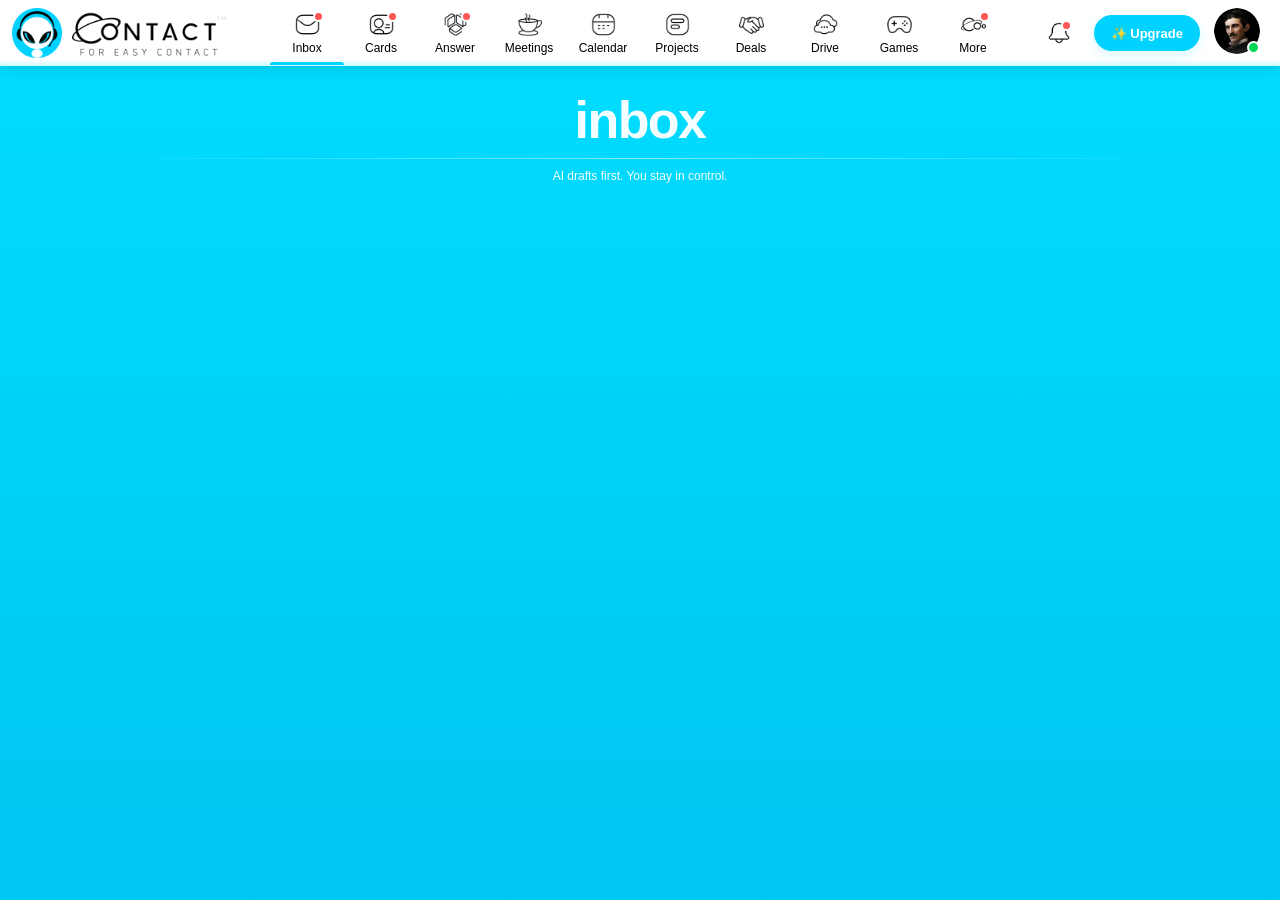
<file: index.html>
<!DOCTYPE html>
<html lang="en">
<head>
<meta charset="utf-8">
<meta name="viewport" content="width=device-width, initial-scale=1">
<title>Contact™ - For Easy Contact</title>
<link rel="icon" href="favicon.ico">
<link rel="stylesheet" href="style.css">
<script src="index.js"></script>
<script async data-id="101507669" src="//static.getclicky.com/js"></script>
</head>
<body data-page="dash" data-active-nav="inbox">

<header class="navbar">
  <div class="nav-left">
    <img src="img/logo_blue.png" class="nav-logo" data-animate="true">
    <img src="img/contact_logo_en.png" class="logo-image" onclick="scrollToCategory('hero')">
  </div>

  <div id="desktop-nav" class="nav-center">
    <div class="nav-indicator"></div>
    <a class="nav-link" data-section="inbox" href="inbox.html">
    <span class="nav-icon-wrap">
      <img class="nav-icon" src="img/nav_inbox.png"><span class="notification-dot"></span>
    </span>
    <span class="nav-text">Inbox</span>
    </a>
    <a class="nav-link" data-section="cards" href="cards.html">
    <span class="nav-icon-wrap">
      <img class="nav-icon" src="img/nav_cards.png"><span class="notification-dot"></span>
    </span>
      <span class="nav-text">Cards</span>
    </a>
    <a class="nav-link" data-section="answer" href="../answer">
    <span class="nav-icon-wrap">
      <img class="nav-icon" src="img/nav_answer.png"><span class="notification-dot"></span>
    </span>
      <span class="nav-text">Answer</span>
    </a>
    <a class="nav-link" data-section="meetings" href="../meetings">
      <img class="nav-icon" src="img/nav_meetings.png">
      <span class="nav-text">Meetings</span>
    </a>
    <a class="nav-link" data-section="calendar" href="../calendar">
      <img class="nav-icon" src="img/nav_calendar.png">
      <span class="nav-text">Calendar</span>
    </a>
    <a class="nav-link" data-section="projects" href="../projects">
      <img class="nav-icon" src="img/nav_projects.png">
      <span class="nav-text">Projects</span>
    </a>
    <a class="nav-link" data-section="deals" href="../deals">
      <img class="nav-icon" src="img/nav_deals.png">
      <span class="nav-text">Deals</span>
    </a>
    <a class="nav-link" data-section="Drive" href="../drive">
      <img class="nav-icon" src="img/nav_drive.png">
      <span class="nav-text">Drive</span>
    </a>
    <a class="nav-link" data-section="games" href="../games">
      <img class="nav-icon" src="img/nav_games.png">
      <span class="nav-text">Games</span>
    </a>
    <a class="nav-link" data-section="more" href="../more">
    <span class="nav-icon-wrap">
      <img class="nav-icon" src="img/nav_more.png"><span class="notification-dot"></span>
    </span>
      <span class="nav-text">More</span>
    </a>
  </div>

<div class="nav-right">
  <!-- Notifications -->
  <button class="nav-notifications" aria-label="Notifications">
    <img src="img/nav_notifications.png" alt="">
    <span class="notification-dot"></span>
  </button>

  <!-- Upgrade -->
  <a href="upgrade" class="nav-upgrade">
    ✨ Upgrade
  </a>

  <!-- Avatar -->
  <div class="avatar-wrapper">
    <button class="avatar-button" id="avatar-button" aria-label="Account menu">
      <span class="avatar-status"></span>
      <img src="img/avatar.png" class="avatar-image" alt="Avatar">
    </button>
    <!-- Avatar Menu -->
    <div class="avatar-menu" id="avatar-menu">
      <!-- Profile -->
      <div class="avatar-menu-profile">
        <div class="profile-avatar-wrap">
          <img src="img/avatar.png" class="profile-avatar" alt="Avatar">
          <span class="profile-status"></span>
          <span class="avatar-edit">+</span>
        </div>
        <div class="profile-info">
          <div class="profile-name-row">
            <span class="profile-name editable-name" tabindex="0">
              Display name
            </span>
          </div>
          <button class="profile-email" type="button">
            username@livemail.me
          </button>
        </div>
      </div>

      <!-- Availability -->
      <div class="availability-row">

        <span class="availability-label">
          Availability
        </span>

        <button class="availability-button" type="button">
          <span class="availability-indicator status-on"></span>
          <span>ON</span>
          <span class="availability-chevron">⌄</span>
        </button>

        <div class="availability-menu">
          <button data-status="on">
            <span class="availability-indicator status-on"></span>
            ON
          </button>
          <button data-status="away">
            <span class="availability-indicator status-away"></span>
            Away
          </button>
          <button data-status="busy">
            <span class="availability-indicator status-busy"></span>
            Busy
          </button>
          <button data-status="dnd">
            <span class="availability-indicator status-dnd"></span>
            DND
          </button>
          <button data-status="off">
            <span class="availability-indicator status-off"></span>
            OFF
          </button>
        </div>
      </div>

      <div class="avatar-menu-divider"></div>

      <!-- Main actions -->
      <a href="settings" class="avatar-menu-item">
        <img src="img/menu_settings.png" class="avatar-menu-icon">
        <span>Settings</span>
      </a>

      <a href="download" class="avatar-menu-item">
        <img src="img/menu_download.png" class="avatar-menu-icon">
        <span>Download</span>
      </a>

      <div class="avatar-menu-divider"></div>

      <a href="upgrade" class="avatar-menu-item">
        <img src="img/menu_upgrade.png" class="avatar-menu-icon">
        <span>Upgrade</span>
      </a>

      <a href="invite" class="avatar-menu-item">
        <img src="img/menu_invite.png" class="avatar-menu-icon">
        <span>Invite</span>
      </a>

      <div class="avatar-menu-divider"></div>

      <a href="feedback" class="avatar-menu-item">
        <img src="img/menu_feedback.png" class="avatar-menu-icon">
        <span>Feedback</span>
      </a>

      <a href="help" class="avatar-menu-item">
        <img src="img/menu_help.png" class="avatar-menu-icon">
        <span>Help</span>
      </a>

      <div class="avatar-menu-divider"></div>

      <a href="privacy" class="avatar-menu-item">
        <img src="img/menu_privacy.png" class="avatar-menu-icon">
        <span>Privacy</span>
      </a>

      <a href="terms" class="avatar-menu-item">
        <img src="img/menu_terms.png" class="avatar-menu-icon">
        <span>Terms</span>
      </a>

      <div class="avatar-menu-divider"></div>

      <a href="logout" class="avatar-menu-item logout-item">
        <img src="img/menu_logout.png" class="avatar-menu-icon">
        <span>Log out</span>
      </a>
    </div>
  </div>

  <!-- Mobile hamburger -->
  <div id="hamburger">
    <span></span>
    <span></span>
    <span></span>
  </div>

</div>
</header>

<!-- Mobile Menu -->
<div id="mobile-menu">
  <a class="nav-link" data-section="inbox" href="../inbox">
    <span class="nav-icon-wrap">
    <img class="nav-icon" src="img/nav_inbox.png"><span class="notification-dot"></span>
    </span>
    <span class="nav-text">Inbox</span>
  </a>
  <a class="nav-link" data-section="cards" href="../cards">
    <span class="nav-icon-wrap">
    <img class="nav-icon" src="img/nav_cards.png"><span class="notification-dot"></span>
    </span>
    <span class="nav-text">Cards</span>
  </a>
  <a class="nav-link" data-section="answer" href="../answer">
    <span class="nav-icon-wrap">
    <img class="nav-icon" src="img/nav_answer.png"><span class="notification-dot"></span>
    </span>
    <span class="nav-text">Answer</span>
  </a>
  <a class="nav-link" data-section="meetings" href="../meetings">
    <img class="nav-icon" src="img/nav_meetings.png">
    <span class="nav-text">Meetings</span>
  </a>
  <a class="nav-link" data-section="calendar" href="../calendar">
    <img class="nav-icon" src="img/nav_calendar.png">
    <span class="nav-text">Calendar</span>
  </a>
  <a class="nav-link" data-section="projects" href="../projects">
    <img class="nav-icon" src="img/nav_projects.png">
    <span class="nav-text">Projects</span>
  </a>
  <a class="nav-link" data-section="deals" href="../deals">
    <img class="nav-icon" src="img/nav_deals.png">
    <span class="nav-text">Deals</span>
  </a>
  <a class="nav-link" data-section="Drive" href="../drive">
    <img class="nav-icon" src="img/nav_drive.png">
    <span class="nav-text">Drive</span>
  </a>
  <a class="nav-link" data-section="games" href="../games">
    <img class="nav-icon" src="img/nav_games.png">
    <span class="nav-text">Games</span>
  </a>
  <a class="nav-link" data-section="more" href="../more">
    <span class="nav-icon-wrap">
    <img class="nav-icon" src="img/nav_more.png"><span class="notification-dot"></span>
    </span>
    <span class="nav-text">More</span>
  </a>
</div>

<!-- Inbox Section -->
<h1>inbox</h1>
<div class="divider"></div>
<div class="subtitle">AI drafts first. You stay in control.</div>
<div class="table-wrapper">
</div>

</body>
</html>
</file>
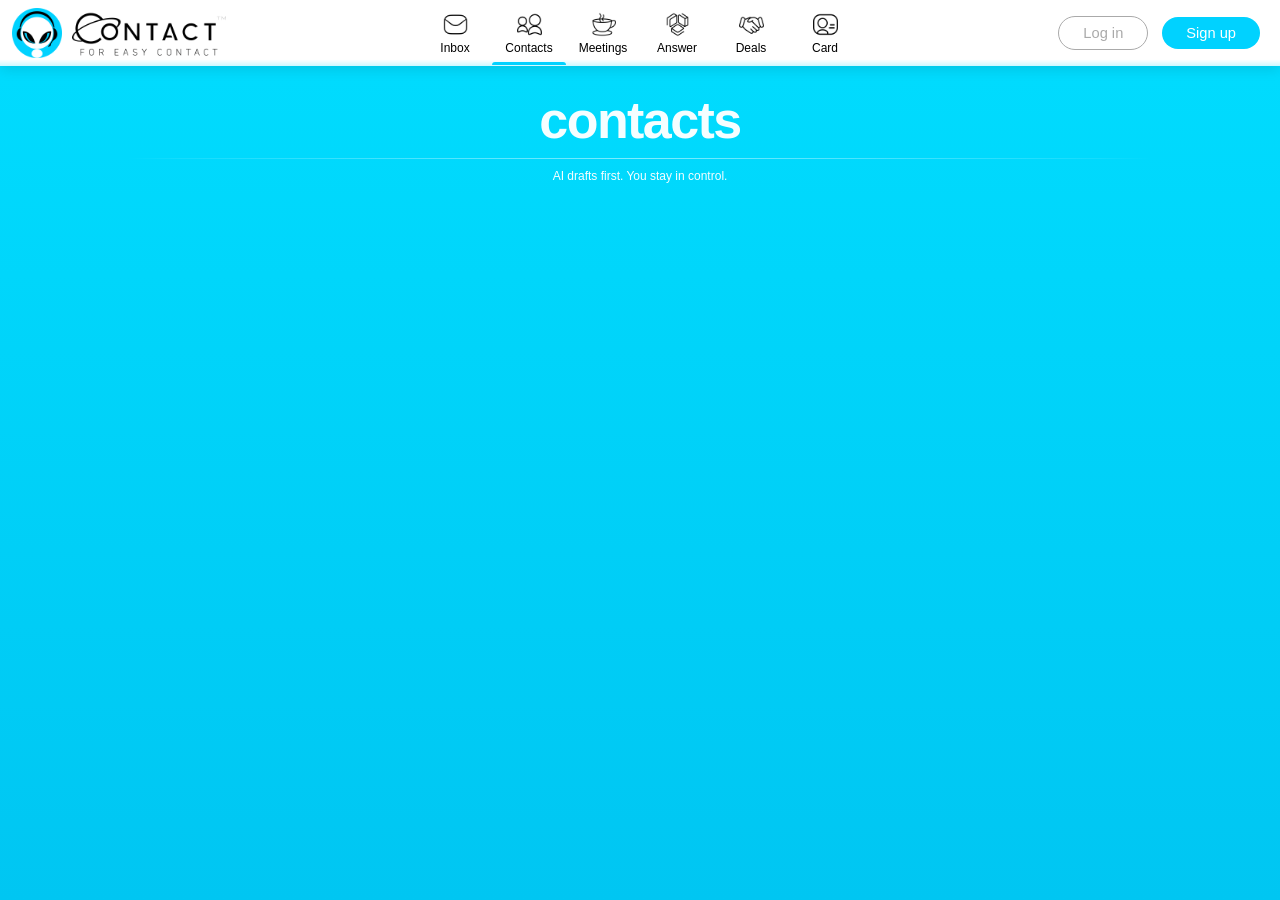
<file: contacts.html>
<!DOCTYPE html>
<html lang="en">
<head>
<meta charset="utf-8">
<meta name="viewport" content="width=device-width, initial-scale=1">
<title>Contact™ - For Easy Contact</title>
<link rel="icon" href="favicon.ico">
<link rel="stylesheet" href="style.css">
<script src="index.js"></script>
<script async data-id="101507669" src="//static.getclicky.com/js"></script>
</head>
<body data-page="dash" data-active-nav="contacts">

<header class="navbar">
  <div class="nav-left">
    <img src="img/logo.png" class="nav-logo" data-animate="true">
    <img src="img/contact_logo_en.png" class="logo-image" onclick="scrollToCategory('hero')">
  </div>

  <div id="desktop-nav" class="nav-center">
    <div class="nav-indicator"></div>
    <a class="nav-link" data-section="inbox" href="inbox.html">
      <img class="nav-icon" src="img/nav_inbox.png"><span class="nav-text">Inbox</span></a>
    <a class="nav-link" data-section="contacts" href="contacts.html">
      <img class="nav-icon" src="img/nav_contacts.png"><span class="nav-text">Contacts</span></a>
    <a class="nav-link" data-section="meetings" href="../meetings">
      <img class="nav-icon" src="img/nav_meetings.png"><span class="nav-text">Meetings</span></a>
    <a class="nav-link" data-section="answer" href="../answer">
      <img class="nav-icon" src="img/nav_answer.png"><span class="nav-text">Answer</span></a>
    <a class="nav-link" data-section="deals" href="../deals">
      <img class="nav-icon" src="img/nav_deals.png"><span class="nav-text">Deals</span></a>
    <a class="nav-link" data-section="card" href="../card">
      <img class="nav-icon" src="img/nav_card.png"><span class="nav-text">Card</span></a>
  </div>

  <div class="nav-right">
    <a href="login" class="nav-btn btn-a">Log in</a>
    <a href="signup" class="nav-btn btn-b">Sign up</a>
    <div id="hamburger">
      <span></span>
      <span></span>
      <span></span>
    </div>
  </div>
</header>

<!-- Mobile Menu -->
<div id="mobile-menu">
  <a class="nav-link" data-section="inbox" href="../inbox"><img class="nav-icon" src="img/nav_inbox.png"><span class="nav-text">Inbox</span></a>
  <a class="nav-link" data-section="contacts" href="../contacts"><img class="nav-icon" src="img/nav_contacts.png"><span class="nav-text">Contacts</span></a>
  <a class="nav-link" data-section="meetings" href="../meetings"><img class="nav-icon" src="img/nav_meetings.png"><span class="nav-text">Meetings</span></a>
  <a class="nav-link" data-section="answer" href="../answer"><img class="nav-icon" src="img/nav_answer.png"><span class="nav-text">Answer</span></a>
  <a class="nav-link" data-section="deals" href="../deals"><img class="nav-icon" src="img/nav_deals.png"><span class="nav-text">Deals</span></a>
  <a class="nav-link" data-section="card" href="../card"><img class="nav-icon" src="img/nav_card.png"><span class="nav-text">Card</span></a>
</div>

<!-- Inbox Section -->
<h1>contacts</h1>
<div class="divider"></div>
<div class="subtitle">AI drafts first. You stay in control.</div>
<div class="table-wrapper">
</div>

</body>
</html>
</file>
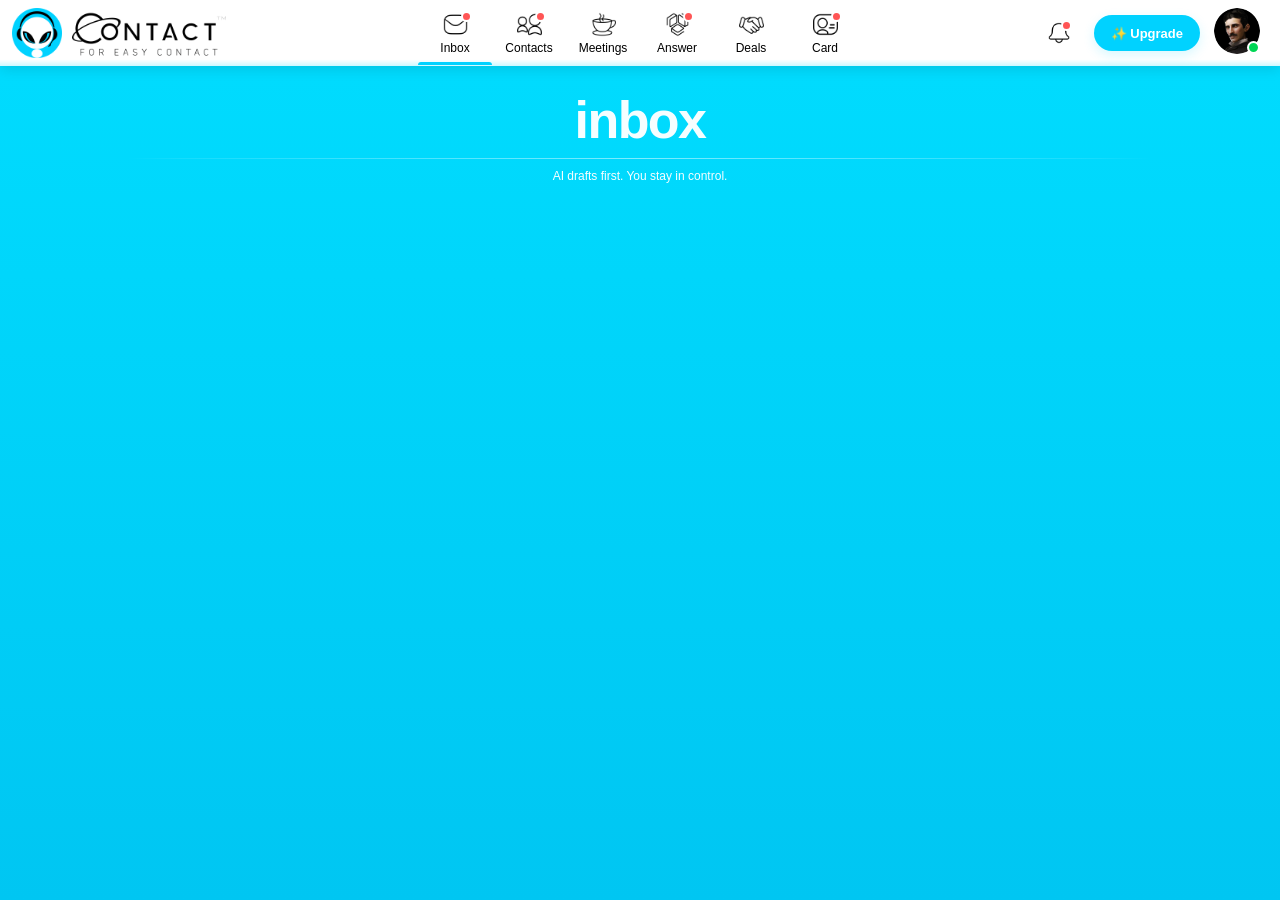
<file: inbox.html>
<!DOCTYPE html>
<html lang="en">
<head>
<meta charset="utf-8">
<meta name="viewport" content="width=device-width, initial-scale=1">
<title>Contact™ - For Easy Contact</title>
<link rel="icon" href="favicon.ico">
<link rel="stylesheet" href="style.css">
<script src="index.js"></script>
<script async data-id="101507669" src="//static.getclicky.com/js"></script>
</head>
<body data-page="dash" data-active-nav="inbox">

<header class="navbar">
  <div class="nav-left">
    <img src="img/logo_blue.png" class="nav-logo" data-animate="true">
    <img src="img/contact_logo_en.png" class="logo-image" onclick="scrollToCategory('hero')">
  </div>

  <div id="desktop-nav" class="nav-center">
    <div class="nav-indicator"></div>
    <a class="nav-link" data-section="inbox" href="inbox.html">
    <span class="nav-icon-wrap">
      <img class="nav-icon" src="img/nav_inbox.png"><span class="notification-dot"></span>
    </span>
    <span class="nav-text">Inbox</span>
    </a>
    <a class="nav-link" data-section="contacts" href="contacts.html">
    <span class="nav-icon-wrap">
      <img class="nav-icon" src="img/nav_contacts.png"><span class="notification-dot"></span>
    </span>
      <span class="nav-text">Contacts</span>
    </a>
    <a class="nav-link" data-section="meetings" href="../meetings">
      <img class="nav-icon" src="img/nav_meetings.png">
      <span class="nav-text">Meetings</span>
    </a>
    <a class="nav-link" data-section="answer" href="../answer">
    <span class="nav-icon-wrap">
      <img class="nav-icon" src="img/nav_answer.png"><span class="notification-dot"></span>
    </span>
      <span class="nav-text">Answer</span>
    </a>
    <a class="nav-link" data-section="deals" href="../deals">
      <img class="nav-icon" src="img/nav_deals.png">
      <span class="nav-text">Deals</span>
    </a>
    <a class="nav-link" data-section="card" href="../card">
    <span class="nav-icon-wrap">
      <img class="nav-icon" src="img/nav_card.png"><span class="notification-dot"></span>
    </span>
      <span class="nav-text">Card</span>
    </a>
  </div>

<div class="nav-right">
  <!-- Notifications -->
  <button class="nav-notifications" aria-label="Notifications">
    <img src="img/nav_notifications.png" alt="">
    <span class="notification-dot"></span>
  </button>

  <!-- Upgrade -->
  <a href="upgrade" class="nav-upgrade">
    ✨ Upgrade
  </a>

  <!-- Avatar -->
  <div class="avatar-wrapper">
    <button class="avatar-button" id="avatar-button" aria-label="Account menu">
      <span class="avatar-status"></span>
      <img src="img/avatar.png" class="avatar-image" alt="Avatar">
    </button>
    <!-- Avatar Menu -->
    <div class="avatar-menu" id="avatar-menu">
      <!-- Profile -->
      <div class="avatar-menu-profile">
        <div class="profile-avatar-wrap">
          <img src="img/avatar.png" class="profile-avatar" alt="Avatar">
          <span class="profile-status"></span>
          <span class="avatar-edit">+</span>
        </div>
        <div class="profile-info">
          <div class="profile-name-row">
            <span class="profile-name editable-name" tabindex="0">
              Display name
            </span>
          </div>
          <button class="profile-email" type="button">
            username@livemail.me
          </button>
        </div>
      </div>

      <!-- Availability -->
      <div class="availability-row">

        <span class="availability-label">
          Availability
        </span>

        <button class="availability-button" type="button">
          <span class="availability-indicator status-on"></span>
          <span>ON</span>
          <span class="availability-chevron">⌄</span>
        </button>

        <div class="availability-menu">
          <button data-status="on">
            <span class="availability-indicator status-on"></span>
            ON
          </button>
          <button data-status="away">
            <span class="availability-indicator status-away"></span>
            Away
          </button>
          <button data-status="busy">
            <span class="availability-indicator status-busy"></span>
            Busy
          </button>
          <button data-status="dnd">
            <span class="availability-indicator status-dnd"></span>
            DND
          </button>
          <button data-status="off">
            <span class="availability-indicator status-off"></span>
            OFF
          </button>
        </div>
      </div>

      <div class="avatar-menu-divider"></div>

      <!-- Main actions -->
      <a href="settings" class="avatar-menu-item">
        <img src="img/menu_settings.png" class="avatar-menu-icon">
        <span>Settings</span>
      </a>

      <div class="avatar-menu-divider"></div>

      <a href="upgrade" class="avatar-menu-item">
        <img src="img/menu_upgrade.png" class="avatar-menu-icon">
        <span>Upgrade</span>
      </a>

      <a href="invite" class="avatar-menu-item">
        <img src="img/menu_invite.png" class="avatar-menu-icon">
        <span>Invite</span>
      </a>

      <div class="avatar-menu-divider"></div>

      <a href="feedback" class="avatar-menu-item">
        <img src="img/menu_feedback.png" class="avatar-menu-icon">
        <span>Feedback</span>
      </a>

      <a href="help" class="avatar-menu-item">
        <img src="img/menu_help.png" class="avatar-menu-icon">
        <span>Help</span>
      </a>

      <div class="avatar-menu-divider"></div>

      <a href="privacy" class="avatar-menu-item">
        <img src="img/menu_privacy.png" class="avatar-menu-icon">
        <span>Privacy</span>
      </a>

      <a href="terms" class="avatar-menu-item">
        <img src="img/menu_terms.png" class="avatar-menu-icon">
        <span>Terms</span>
      </a>

      <div class="avatar-menu-divider"></div>

      <a href="logout" class="avatar-menu-item logout-item">
        <img src="img/menu_logout.png" class="avatar-menu-icon">
        <span>Log out</span>
      </a>
    </div>
  </div>

  <!-- Mobile hamburger -->
  <div id="hamburger">
    <span></span>
    <span></span>
    <span></span>
  </div>

</div>
</header>

<!-- Mobile Menu -->
<div id="mobile-menu">
  <a class="nav-link" data-section="inbox" href="../inbox">
    <span class="nav-icon-wrap">
    <img class="nav-icon" src="img/nav_inbox.png"><span class="notification-dot"></span>
    </span>
    <span class="nav-text">Inbox</span>
  </a>
  <a class="nav-link" data-section="contacts" href="../contacts">
    <span class="nav-icon-wrap">
    <img class="nav-icon" src="img/nav_contacts.png"><span class="notification-dot"></span>
    </span>
    <span class="nav-text">Contacts</span>
  </a>
  <a class="nav-link" data-section="meetings" href="../meetings">
    <img class="nav-icon" src="img/nav_meetings.png">
    <span class="nav-text">Meetings</span>
  </a>
  <a class="nav-link" data-section="answer" href="../answer">
    <span class="nav-icon-wrap">
    <img class="nav-icon" src="img/nav_answer.png"><span class="notification-dot"></span>
    </span>
    <span class="nav-text">Answer</span>
  </a>
  <a class="nav-link" data-section="deals" href="../deals">
    <img class="nav-icon" src="img/nav_deals.png">
    <span class="nav-text">Deals</span>
  </a>
  <a class="nav-link" data-section="card" href="../card">
    <span class="nav-icon-wrap">
    <img class="nav-icon" src="img/nav_card.png"><span class="notification-dot"></span>
    </span>
    <span class="nav-text">Card</span>
  </a>
</div>

<!-- Inbox Section -->
<h1>inbox</h1>
<div class="divider"></div>
<div class="subtitle">AI drafts first. You stay in control.</div>
<div class="table-wrapper">
</div>

</body>
</html>
</file>
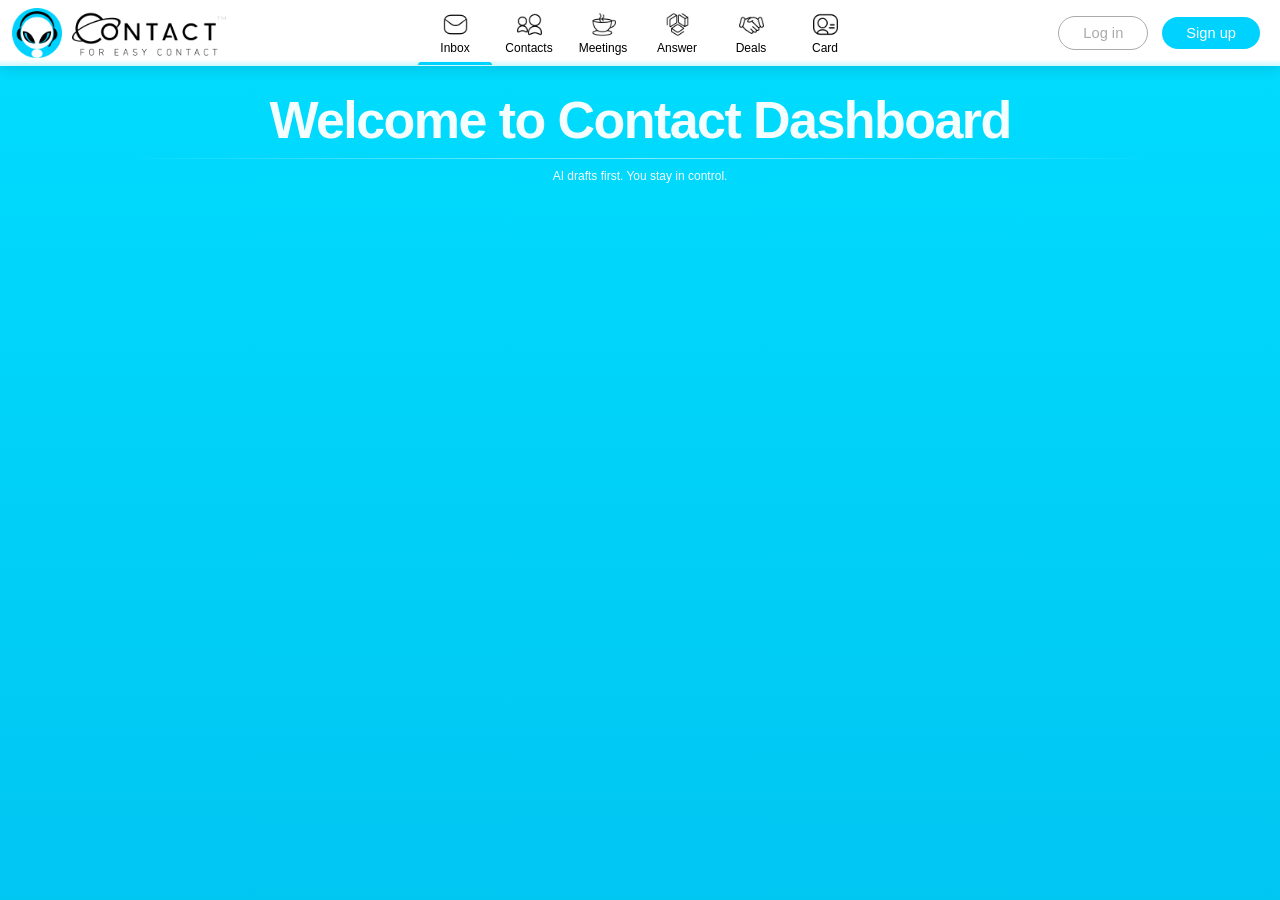
<file: index2.html>
<!DOCTYPE html>
<html lang="en">
<head>
<meta charset="utf-8">
<meta name="viewport" content="width=device-width, initial-scale=1">
<title>Contact™ - For Easy Contact</title>
<link rel="icon" href="favicon.ico">
<link rel="stylesheet" href="style.css">
<script src="index.js"></script>
<script async data-id="101507669" src="//static.getclicky.com/js"></script>
</head>
<body data-page="dash" data-active-nav="inbox">

<header class="navbar">
  <div class="nav-left">
    <img src="img/logo_blue.png" class="nav-logo" data-animate="true">
    <img src="img/contact_logo_en.png" class="logo-image" onclick="scrollToCategory('hero')">
  </div>

  <div id="desktop-nav" class="nav-center">
    <div class="nav-indicator"></div>
    <a class="nav-link" data-section="inbox" href="inbox.html">
      <img class="nav-icon" src="img/nav_inbox.png"><span class="nav-text">Inbox</span></a>
    <a class="nav-link" data-section="contacts" href="contacts.html">
      <img class="nav-icon" src="img/nav_contacts.png"><span class="nav-text">Contacts</span></a>
    <a class="nav-link" data-section="meetings" href="../meetings">
      <img class="nav-icon" src="img/nav_meetings.png"><span class="nav-text">Meetings</span></a>
    <a class="nav-link" data-section="answer" href="../answer">
      <img class="nav-icon" src="img/nav_answer.png"><span class="nav-text">Answer</span></a>
    <a class="nav-link" data-section="deals" href="../deals">
      <img class="nav-icon" src="img/nav_deals.png"><span class="nav-text">Deals</span></a>
    <a class="nav-link" data-section="card" href="../card">
      <img class="nav-icon" src="img/nav_card.png"><span class="nav-text">Card</span></a>
  </div>

  <div class="nav-right">
    <a href="login" class="nav-btn btn-a">Log in</a>
    <a href="signup" class="nav-btn btn-b">Sign up</a>
    <div id="hamburger">
      <span></span>
      <span></span>
      <span></span>
    </div>
  </div>
</header>

<!-- Mobile Menu -->
<div id="mobile-menu">
  <a class="nav-link" data-section="inbox" href="../inbox"><img class="nav-icon" src="img/nav_inbox.png"><span class="nav-text">Inbox</span></a>
  <a class="nav-link" data-section="contacts" href="../contacts"><img class="nav-icon" src="img/nav_contacts.png"><span class="nav-text">Contacts</span></a>
  <a class="nav-link" data-section="meetings" href="../meetings"><img class="nav-icon" src="img/nav_meetings.png"><span class="nav-text">Meetings</span></a>
  <a class="nav-link" data-section="answer" href="../answer"><img class="nav-icon" src="img/nav_answer.png"><span class="nav-text">Answer</span></a>
  <a class="nav-link" data-section="deals" href="../deals"><img class="nav-icon" src="img/nav_deals.png"><span class="nav-text">Deals</span></a>
  <a class="nav-link" data-section="card" href="../card"><img class="nav-icon" src="img/nav_card.png"><span class="nav-text">Card</span></a>
</div>

<!-- Inbox Section -->
<h1>Welcome to Contact Dashboard </h1>
<div class="divider"></div>
<div class="subtitle">AI drafts first. You stay in control.</div>
<div class="table-wrapper">
</div>

</body>
</html>
</file>
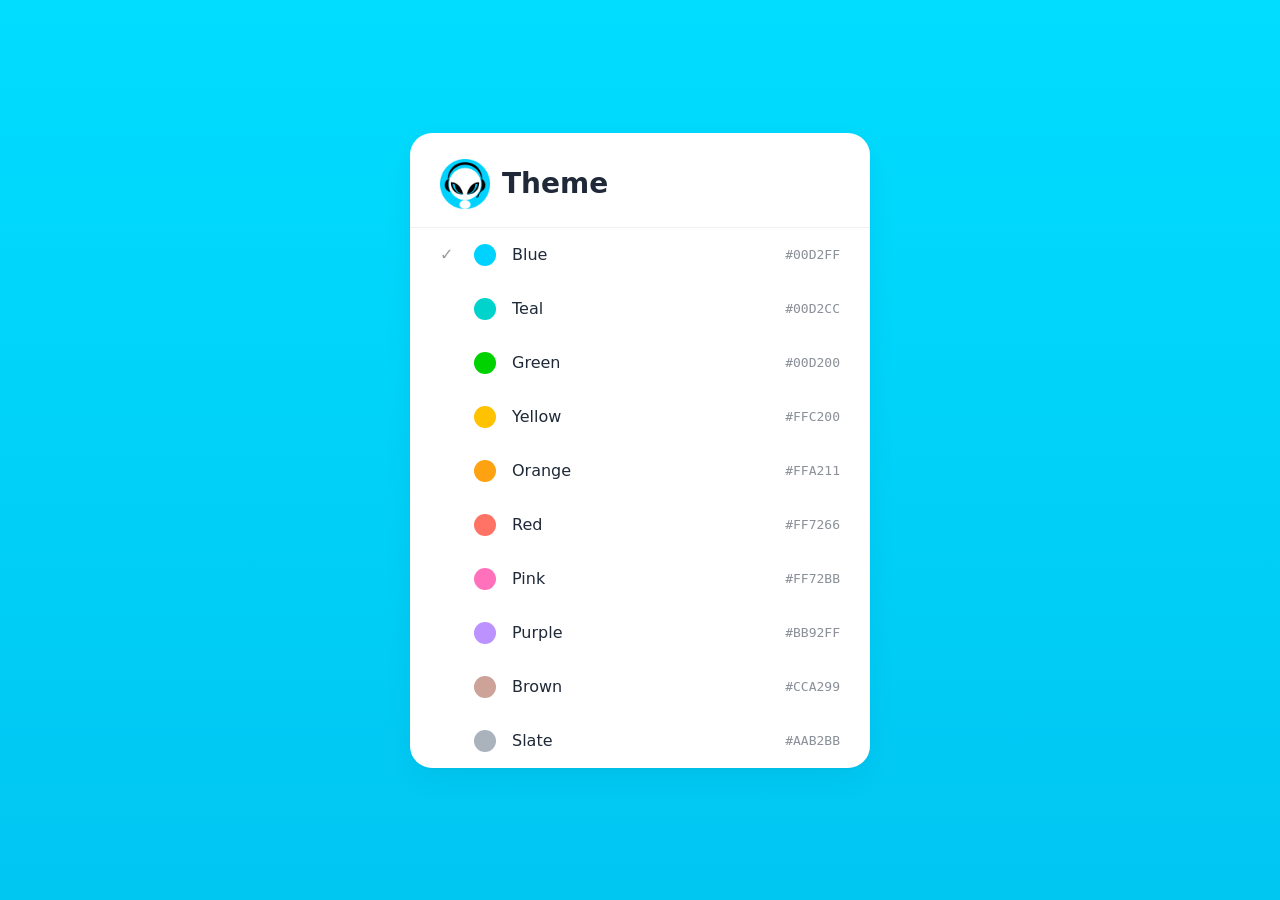
<file: theme-preview.html>
<!DOCTYPE html>
<html lang="en">
<head>
<meta charset="UTF-8">
<meta name="viewport" content="width=device-width,initial-scale=1">
<title>Theme Preview</title>

<style>
*{
    box-sizing:border-box;
}

body{
    margin:0;
    min-height:100vh;
    display:flex;
    justify-content:center;
    align-items:center;
    font-family:Inter,system-ui,sans-serif;
    color:#1f2937;
    background:linear-gradient(180deg,#00ddff,#00c6f2);
    transition:background .25s;
}

.card{
    width:460px;
    background:#fff;
    border-radius:22px;
    overflow:hidden;
    box-shadow:
        0 10px 30px rgba(0,0,0,.05),
        0 1px 2px rgba(0,0,0,.04);
}

.header{
    padding:26px 30px 18px;
    border-bottom:1px solid #f1f1f1;
}

.header h2{
    margin:0;
    display:flex;
    align-items:center;
    gap:12px;
    font-size:28px;
}

.nav-logo{
    display:block;
}

.item{
    display:flex;
    justify-content:space-between;
    align-items:center;
    padding:16px 30px;
    cursor:pointer;
    transition:background .18s;
}

.item:hover{
    background:var(--theme-hover);
}

.left{
    display:flex;
    align-items:center;
    gap:16px;
}

.check{
    width:18px;
    color:#999;
    font-weight:300;
}

.dot{
    width:22px;
    height:22px;
    border-radius:50%;
}

.name{
    width:90px;
}

.code{
    font-family:monospace;
    color:#8a8f98;
}
</style>

</head>

<body>

<div class="card">

    <div class="header">
        <h2>
            <img
                id="themeLogo"
                class="nav-logo"
                src="img/logo_blue.png"
                width="50"
                height="50"
            >
            Theme
        </h2>
    </div>

    <div id="list"></div>

</div>

<script>

const themes=[
    ["blue","Blue","#00d2ff","#00ddff","#00c6f2","#dff9ff"],
    ["teal","Teal","#00d2cc","#1addd7","#00c2bc","#dff9f8"],
    ["green","Green","#00d200","#11de11","#00c200","#dff9df"],
    ["yellow","Yellow","#ffc200","#ffd11a","#f2b800","#fff8df"],
    ["orange","Orange","#ffa211","#ffb32c","#f29400","#fff0df"],
    ["red","Red","#ff7266","#ff8479","#f26659","#ffe6e3"],
    ["pink","Pink","#ff72bb","#ff86c6","#f264ae","#ffe5f2"],
    ["purple","Purple","#bb92ff","#c8a5ff","#af84f2","#eee6ff"],
    ["brown","Brown","#cca299","#d7b1a9","#c0948b","#f3e9e6"],
    ["slate","Slate","#aab2bb","#b8c0c8","#9da6af","#edf0f2"]
];

const list=document.getElementById("list");
const logo=document.getElementById("themeLogo");

let active=0;

function render(){

    list.innerHTML="";

    themes.forEach((t,i)=>{

        const d=document.createElement("div");

        d.className="item";

        d.innerHTML=`
            <div class="left">
                <div class="check">${i===active?"✓":""}</div>
                <div class="dot" style="background:${t[2]}"></div>
                <div class="name">${t[1]}</div>
            </div>

            <div class="code">${t[2].toUpperCase()}</div>
        `;

        d.onclick=()=>{

            active=i;

            document.body.style.background=
                `linear-gradient(180deg,${t[3]},${t[4]})`;

            document.documentElement.style.setProperty(
                "--theme-hover",
                t[5]
            );

            logo.src=`img/logo_${t[0]}.png`;

            render();

        };

        list.appendChild(d);

    });

}


/* =========================
   INITIAL THEME
========================= */

document.documentElement.style.setProperty(
    "--theme-hover",
    themes[0][5]
);

render();

</script>

</body>
</html>
</file>
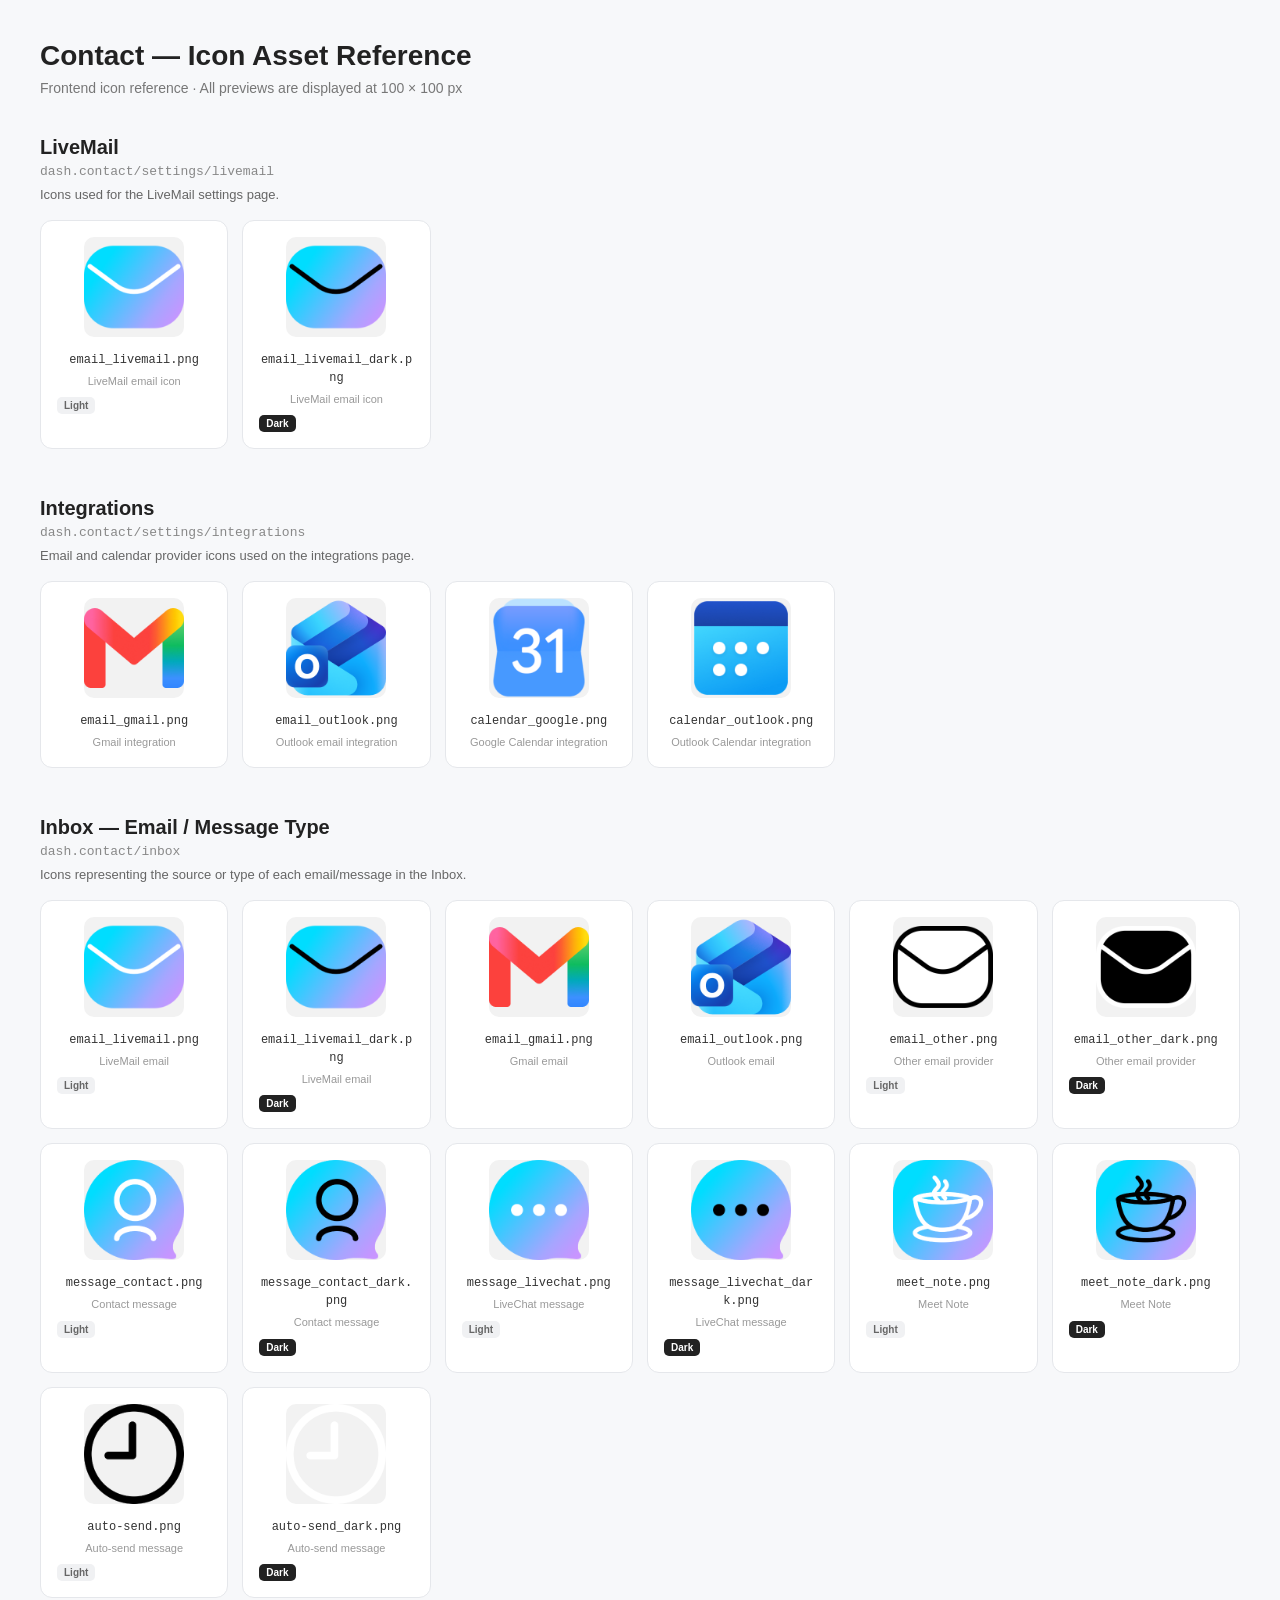
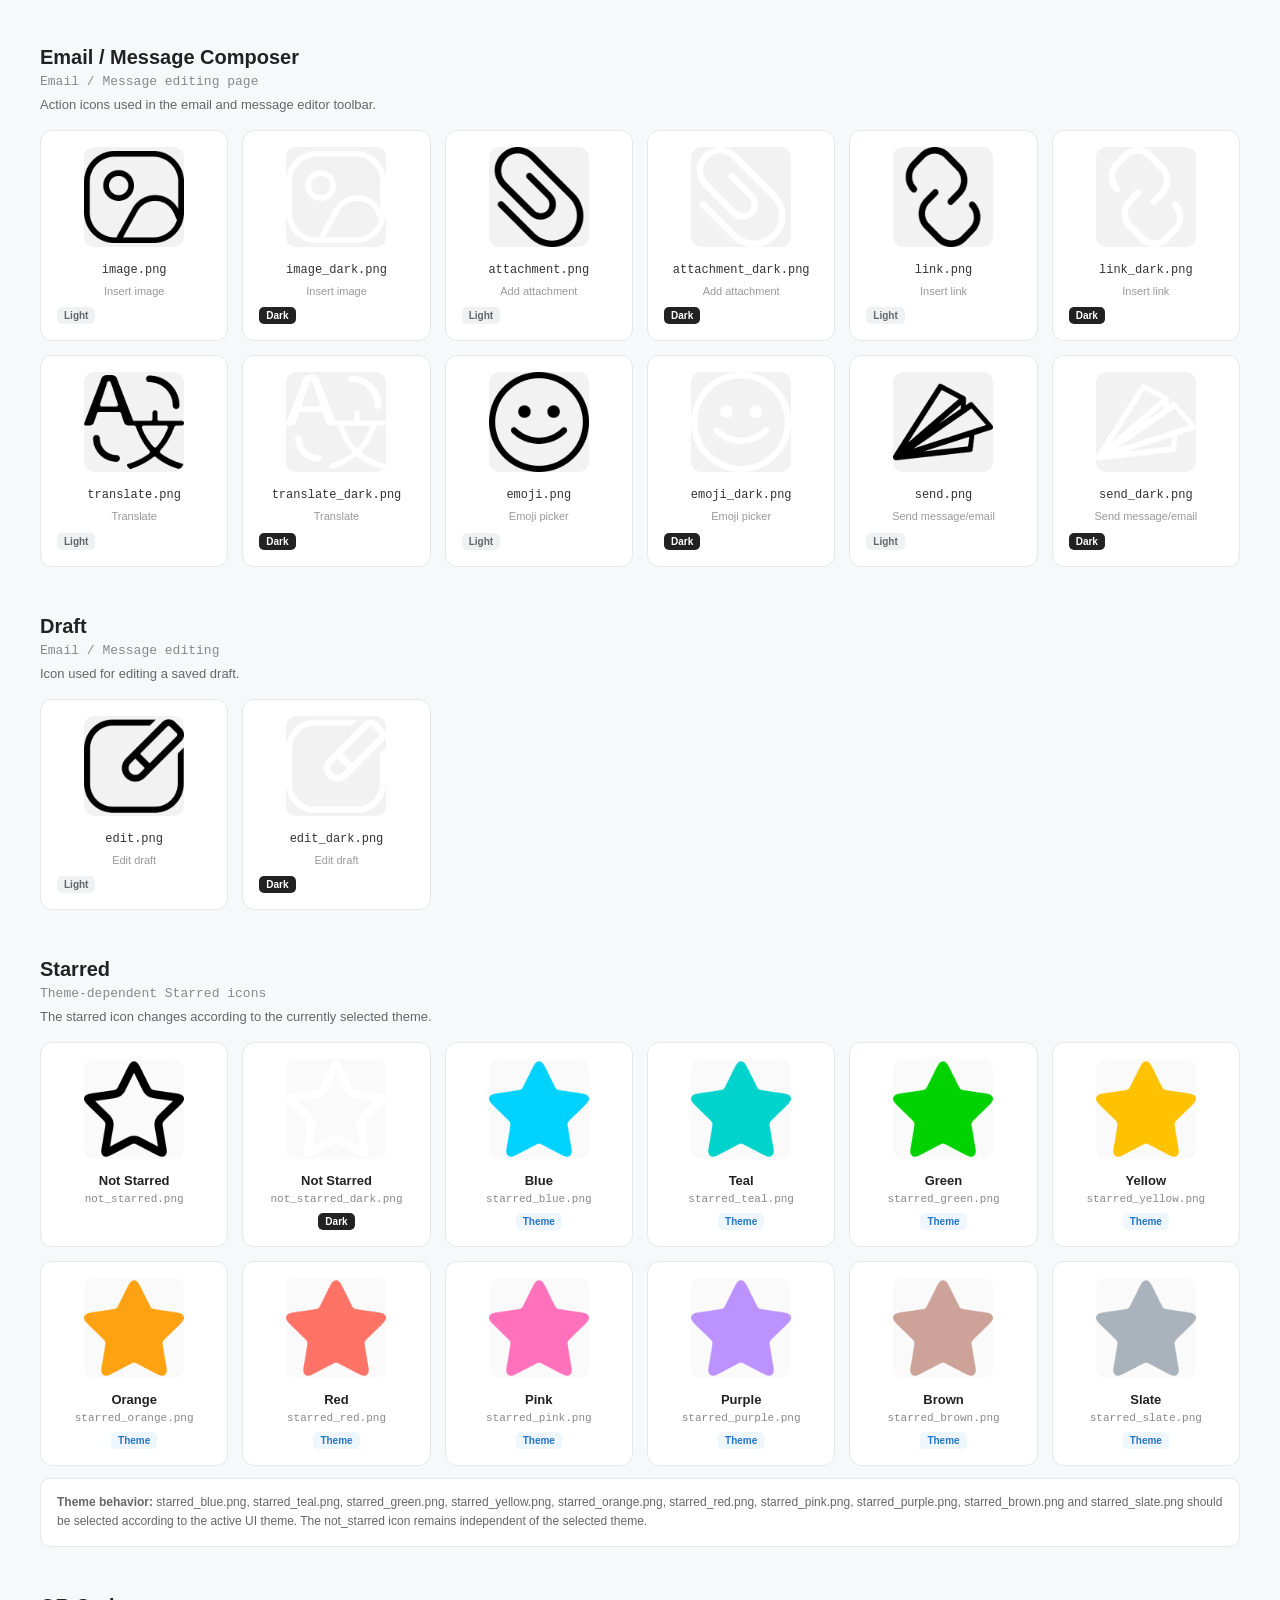
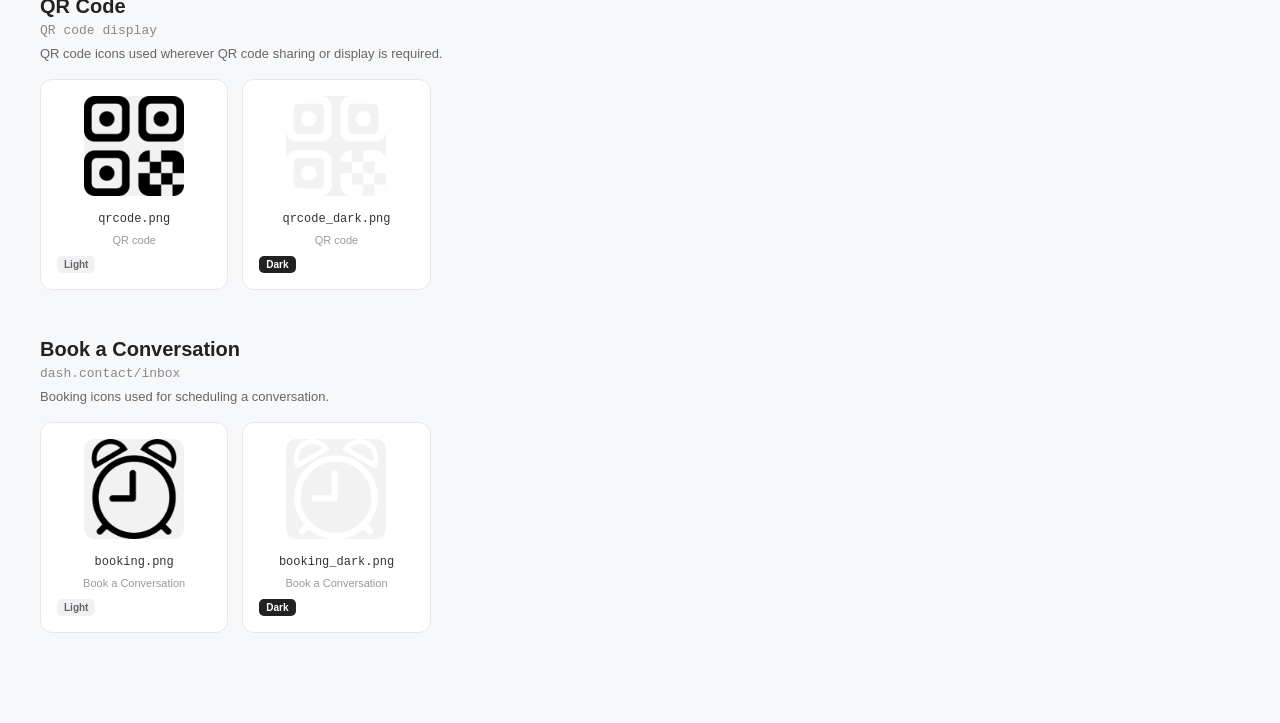
<file: img/main-icon.html>
<!DOCTYPE html>
<html lang="en">
<head>
<meta charset="UTF-8">
<meta name="viewport" content="width=device-width, initial-scale=1.0">
<title>Contact — Icon Asset Reference</title>

<style>
    *{
        box-sizing:border-box;
    }

    body{
        margin:0;
        padding:40px;
        font-family:-apple-system,BlinkMacSystemFont,"Segoe UI",Roboto,Arial,sans-serif;
        background:#f7f8fa;
        color:#222;
    }

    .container{
        max-width:1200px;
        margin:0 auto;
    }

    h1{
        margin:0 0 8px;
        font-size:28px;
        font-weight:700;
    }

    .subtitle{
        margin:0 0 40px;
        color:#777;
        font-size:14px;
    }

    .section{
        margin-bottom:48px;
    }

    .section-header{
        margin-bottom:18px;
    }

    .section-title{
        margin:0 0 5px;
        font-size:20px;
        font-weight:700;
    }

    .section-path{
        font-size:13px;
        color:#888;
        font-family:monospace;
    }

    .section-description{
        margin-top:8px;
        font-size:13px;
        color:#666;
    }

    .icon-grid{
        display:grid;
        grid-template-columns:repeat(auto-fill,minmax(170px,1fr));
        gap:14px;
    }

    .icon-card{
        background:#fff;
        border:1px solid #e5e7eb;
        border-radius:12px;
        padding:16px;
        min-height:180px;
    }

    .preview{
        width:100px;
        height:100px;
        margin:0 auto 14px;
        display:flex;
        align-items:center;
        justify-content:center;
        border-radius:10px;
        background:#f2f2f2;
    }

    .preview img{
        width:100px;
        height:100px;
        object-fit:contain;
        display:block;
    }

    .filename{
        font-size:12px;
        font-family:monospace;
        color:#333;
        word-break:break-all;
        line-height:1.5;
        text-align:center;
    }

    .usage{
        margin-top:5px;
        font-size:11px;
        color:#999;
        text-align:center;
        line-height:1.4;
    }

    .badge{
        display:inline-block;
        margin-top:8px;
        padding:3px 7px;
        border-radius:5px;
        background:#f0f1f3;
        color:#666;
        font-size:10px;
        font-weight:600;
    }

    .badge.dark{
        background:#222;
        color:#fff;
    }

    .badge.theme{
        background:#eef6ff;
        color:#2774c7;
    }

    .theme-grid{
        display:grid;
        grid-template-columns:repeat(auto-fill,minmax(170px,1fr));
        gap:14px;
    }

    .theme-card{
        background:#fff;
        border:1px solid #e5e7eb;
        border-radius:12px;
        padding:16px;
        text-align:center;
    }

    .theme-preview{
        width:100px;
        height:100px;
        margin:0 auto 14px;
        display:flex;
        align-items:center;
        justify-content:center;
        background:#fafafa;
        border-radius:10px;
    }

    .theme-preview img{
        width:100px;
        height:100px;
        object-fit:contain;
    }

    .theme-name{
        font-size:13px;
        font-weight:600;
        margin-bottom:5px;
    }

    .theme-file{
        font-size:11px;
        font-family:monospace;
        color:#888;
        word-break:break-all;
    }

    .note{
        margin-top:12px;
        padding:14px 16px;
        background:#fff;
        border:1px solid #e5e7eb;
        border-radius:10px;
        font-size:12px;
        line-height:1.6;
        color:#666;
    }

    @media(max-width:600px){
        body{
            padding:24px 16px;
        }

        .icon-grid,
        .theme-grid{
            grid-template-columns:repeat(2,1fr);
        }
    }
</style>
</head>

<body>

<div class="container">

    <h1>Contact — Icon Asset Reference</h1>
    <p class="subtitle">
        Frontend icon reference · All previews are displayed at 100 × 100 px
    </p>


    <!-- =========================================================
         LIVEMAIL SETTINGS
    ========================================================== -->

    <section class="section">

        <div class="section-header">
            <h2 class="section-title">LiveMail</h2>
            <div class="section-path">dash.contact/settings/livemail</div>
            <div class="section-description">
                Icons used for the LiveMail settings page.
            </div>
        </div>

        <div class="icon-grid">

            <div class="icon-card">
                <div class="preview">
                    <img src="email_livemail.png" alt="email_livemail.png">
                </div>
                <div class="filename">email_livemail.png</div>
                <div class="usage">LiveMail email icon</div>
                <span class="badge">Light</span>
            </div>

            <div class="icon-card">
                <div class="preview">
                    <img src="email_livemail_dark.png" alt="email_livemail_dark.png">
                </div>
                <div class="filename">email_livemail_dark.png</div>
                <div class="usage">LiveMail email icon</div>
                <span class="badge dark">Dark</span>
            </div>

        </div>

    </section>


    <!-- =========================================================
         INTEGRATIONS
    ========================================================== -->

    <section class="section">

        <div class="section-header">
            <h2 class="section-title">Integrations</h2>
            <div class="section-path">dash.contact/settings/integrations</div>
            <div class="section-description">
                Email and calendar provider icons used on the integrations page.
            </div>
        </div>

        <div class="icon-grid">

            <div class="icon-card">
                <div class="preview">
                    <img src="email_gmail.png" alt="email_gmail.png">
                </div>
                <div class="filename">email_gmail.png</div>
                <div class="usage">Gmail integration</div>
            </div>

            <div class="icon-card">
                <div class="preview">
                    <img src="email_outlook.png" alt="email_outlook.png">
                </div>
                <div class="filename">email_outlook.png</div>
                <div class="usage">Outlook email integration</div>
            </div>

            <div class="icon-card">
                <div class="preview">
                    <img src="calendar_google.png" alt="calendar_google.png">
                </div>
                <div class="filename">calendar_google.png</div>
                <div class="usage">Google Calendar integration</div>
            </div>

            <div class="icon-card">
                <div class="preview">
                    <img src="calendar_outlook.png" alt="calendar_outlook.png">
                </div>
                <div class="filename">calendar_outlook.png</div>
                <div class="usage">Outlook Calendar integration</div>
            </div>

        </div>

    </section>


    <!-- =========================================================
         INBOX — SOURCE / MESSAGE TYPE
    ========================================================== -->

    <section class="section">

        <div class="section-header">
            <h2 class="section-title">Inbox — Email / Message Type</h2>
            <div class="section-path">dash.contact/inbox</div>
            <div class="section-description">
                Icons representing the source or type of each email/message in the Inbox.
            </div>
        </div>

        <div class="icon-grid">

            <div class="icon-card">
                <div class="preview">
                    <img src="email_livemail.png" alt="email_livemail.png">
                </div>
                <div class="filename">email_livemail.png</div>
                <div class="usage">LiveMail email</div>
                <span class="badge">Light</span>
            </div>

            <div class="icon-card">
                <div class="preview">
                    <img src="email_livemail_dark.png" alt="email_livemail_dark.png">
                </div>
                <div class="filename">email_livemail_dark.png</div>
                <div class="usage">LiveMail email</div>
                <span class="badge dark">Dark</span>
            </div>

            <div class="icon-card">
                <div class="preview">
                    <img src="email_gmail.png" alt="email_gmail.png">
                </div>
                <div class="filename">email_gmail.png</div>
                <div class="usage">Gmail email</div>
            </div>

            <div class="icon-card">
                <div class="preview">
                    <img src="email_outlook.png" alt="email_outlook.png">
                </div>
                <div class="filename">email_outlook.png</div>
                <div class="usage">Outlook email</div>
            </div>

            <div class="icon-card">
                <div class="preview">
                    <img src="email_other.png" alt="email_other.png">
                </div>
                <div class="filename">email_other.png</div>
                <div class="usage">Other email provider</div>
                <span class="badge">Light</span>
            </div>

            <div class="icon-card">
                <div class="preview">
                    <img src="email_other_dark.png" alt="email_other_dark.png">
                </div>
                <div class="filename">email_other_dark.png</div>
                <div class="usage">Other email provider</div>
                <span class="badge dark">Dark</span>
            </div>

            <div class="icon-card">
                <div class="preview">
                    <img src="message_contact.png" alt="message_contact.png">
                </div>
                <div class="filename">message_contact.png</div>
                <div class="usage">Contact message</div>
                <span class="badge">Light</span>
            </div>

            <div class="icon-card">
                <div class="preview">
                    <img src="message_contact_dark.png" alt="message_contact_dark.png">
                </div>
                <div class="filename">message_contact_dark.png</div>
                <div class="usage">Contact message</div>
                <span class="badge dark">Dark</span>
            </div>

            <div class="icon-card">
                <div class="preview">
                    <img src="message_livechat.png" alt="message_livechat.png">
                </div>
                <div class="filename">message_livechat.png</div>
                <div class="usage">LiveChat message</div>
                <span class="badge">Light</span>
            </div>

            <div class="icon-card">
                <div class="preview">
                    <img src="message_livechat_dark.png" alt="message_livechat_dark.png">
                </div>
                <div class="filename">message_livechat_dark.png</div>
                <div class="usage">LiveChat message</div>
                <span class="badge dark">Dark</span>
            </div>

            <div class="icon-card">
                <div class="preview">
                    <img src="meet_note.png" alt="meet_note.png">
                </div>
                <div class="filename">meet_note.png</div>
                <div class="usage">Meet Note</div>
                <span class="badge">Light</span>
            </div>

            <div class="icon-card">
                <div class="preview">
                    <img src="meet_note_dark.png" alt="meet_note_dark.png">
                </div>
                <div class="filename">meet_note_dark.png</div>
                <div class="usage">Meet Note</div>
                <span class="badge dark">Dark</span>
            </div>

            <div class="icon-card">
                <div class="preview">
                    <img src="auto-send.png" alt="auto-send.png">
                </div>
                <div class="filename">auto-send.png</div>
                <div class="usage">Auto-send message</div>
                <span class="badge">Light</span>
            </div>

            <div class="icon-card">
                <div class="preview">
                    <img src="auto-send_dark.png" alt="auto-send_dark.png">
                </div>
                <div class="filename">auto-send_dark.png</div>
                <div class="usage">Auto-send message</div>
                <span class="badge dark">Dark</span>
            </div>

        </div>

    </section>


    <!-- =========================================================
         EMAIL / MESSAGE COMPOSER
    ========================================================== -->

    <section class="section">

        <div class="section-header">
            <h2 class="section-title">Email / Message Composer</h2>
            <div class="section-path">Email / Message editing page</div>
            <div class="section-description">
                Action icons used in the email and message editor toolbar.
            </div>
        </div>

        <div class="icon-grid">

            <div class="icon-card">
                <div class="preview">
                    <img src="image.png" alt="image.png">
                </div>
                <div class="filename">image.png</div>
                <div class="usage">Insert image</div>
                <span class="badge">Light</span>
            </div>

            <div class="icon-card">
                <div class="preview">
                    <img src="image_dark.png" alt="image_dark.png">
                </div>
                <div class="filename">image_dark.png</div>
                <div class="usage">Insert image</div>
                <span class="badge dark">Dark</span>
            </div>

            <div class="icon-card">
                <div class="preview">
                    <img src="attachment.png" alt="attachment.png">
                </div>
                <div class="filename">attachment.png</div>
                <div class="usage">Add attachment</div>
                <span class="badge">Light</span>
            </div>

            <div class="icon-card">
                <div class="preview">
                    <img src="attachment_dark.png" alt="attachment_dark.png">
                </div>
                <div class="filename">attachment_dark.png</div>
                <div class="usage">Add attachment</div>
                <span class="badge dark">Dark</span>
            </div>

            <div class="icon-card">
                <div class="preview">
                    <img src="link.png" alt="link.png">
                </div>
                <div class="filename">link.png</div>
                <div class="usage">Insert link</div>
                <span class="badge">Light</span>
            </div>

            <div class="icon-card">
                <div class="preview">
                    <img src="link_dark.png" alt="link_dark.png">
                </div>
                <div class="filename">link_dark.png</div>
                <div class="usage">Insert link</div>
                <span class="badge dark">Dark</span>
            </div>

            <div class="icon-card">
                <div class="preview">
                    <img src="translate.png" alt="translate.png">
                </div>
                <div class="filename">translate.png</div>
                <div class="usage">Translate</div>
                <span class="badge">Light</span>
            </div>

            <div class="icon-card">
                <div class="preview">
                    <img src="translate_dark.png" alt="translate_dark.png">
                </div>
                <div class="filename">translate_dark.png</div>
                <div class="usage">Translate</div>
                <span class="badge dark">Dark</span>
            </div>

            <div class="icon-card">
                <div class="preview">
                    <img src="emoji.png" alt="emoji.png">
                </div>
                <div class="filename">emoji.png</div>
                <div class="usage">Emoji picker</div>
                <span class="badge">Light</span>
            </div>

            <div class="icon-card">
                <div class="preview">
                    <img src="emoji_dark.png" alt="emoji_dark.png">
                </div>
                <div class="filename">emoji_dark.png</div>
                <div class="usage">Emoji picker</div>
                <span class="badge dark">Dark</span>
            </div>

            <div class="icon-card">
                <div class="preview">
                    <img src="send.png" alt="send.png">
                </div>
                <div class="filename">send.png</div>
                <div class="usage">Send message/email</div>
                <span class="badge">Light</span>
            </div>

            <div class="icon-card">
                <div class="preview">
                    <img src="send_dark.png" alt="send_dark.png">
                </div>
                <div class="filename">send_dark.png</div>
                <div class="usage">Send message/email</div>
                <span class="badge dark">Dark</span>
            </div>

        </div>

    </section>


    <!-- =========================================================
         DRAFT
    ========================================================== -->

    <section class="section">

        <div class="section-header">
            <h2 class="section-title">Draft</h2>
            <div class="section-path">Email / Message editing</div>
            <div class="section-description">
                Icon used for editing a saved draft.
            </div>
        </div>

        <div class="icon-grid">

            <div class="icon-card">
                <div class="preview">
                    <img src="edit.png" alt="edit.png">
                </div>
                <div class="filename">edit.png</div>
                <div class="usage">Edit draft</div>
                <span class="badge">Light</span>
            </div>

            <div class="icon-card">
                <div class="preview">
                    <img src="edit_dark.png" alt="edit_dark.png">
                </div>
                <div class="filename">edit_dark.png</div>
                <div class="usage">Edit draft</div>
                <span class="badge dark">Dark</span>
            </div>

        </div>

    </section>


    <!-- =========================================================
         STARRED
    ========================================================== -->

    <section class="section">

        <div class="section-header">
            <h2 class="section-title">Starred</h2>
            <div class="section-path">Theme-dependent Starred icons</div>
            <div class="section-description">
                The starred icon changes according to the currently selected theme.
            </div>
        </div>

        <div class="theme-grid">

            <div class="theme-card">
                <div class="theme-preview">
                    <img src="not_starred.png" alt="not_starred.png">
                </div>
                <div class="theme-name">Not Starred</div>
                <div class="theme-file">not_starred.png</div>
            </div>

            <div class="theme-card">
                <div class="theme-preview">
                    <img src="not_starred_dark.png" alt="not_starred_dark.png">
                </div>
                <div class="theme-name">Not Starred</div>
                <div class="theme-file">not_starred_dark.png</div>
                <span class="badge dark">Dark</span>
            </div>

            <div class="theme-card">
                <div class="theme-preview">
                    <img src="starred_blue.png" alt="starred_blue.png">
                </div>
                <div class="theme-name">Blue</div>
                <div class="theme-file">starred_blue.png</div>
                <span class="badge theme">Theme</span>
            </div>

            <div class="theme-card">
                <div class="theme-preview">
                    <img src="starred_teal.png" alt="starred_teal.png">
                </div>
                <div class="theme-name">Teal</div>
                <div class="theme-file">starred_teal.png</div>
                <span class="badge theme">Theme</span>
            </div>

            <div class="theme-card">
                <div class="theme-preview">
                    <img src="starred_green.png" alt="starred_green.png">
                </div>
                <div class="theme-name">Green</div>
                <div class="theme-file">starred_green.png</div>
                <span class="badge theme">Theme</span>
            </div>

            <div class="theme-card">
                <div class="theme-preview">
                    <img src="starred_yellow.png" alt="starred_yellow.png">
                </div>
                <div class="theme-name">Yellow</div>
                <div class="theme-file">starred_yellow.png</div>
                <span class="badge theme">Theme</span>
            </div>

            <div class="theme-card">
                <div class="theme-preview">
                    <img src="starred_orange.png" alt="starred_orange.png">
                </div>
                <div class="theme-name">Orange</div>
                <div class="theme-file">starred_orange.png</div>
                <span class="badge theme">Theme</span>
            </div>

            <div class="theme-card">
                <div class="theme-preview">
                    <img src="starred_red.png" alt="starred_red.png">
                </div>
                <div class="theme-name">Red</div>
                <div class="theme-file">starred_red.png</div>
                <span class="badge theme">Theme</span>
            </div>

            <div class="theme-card">
                <div class="theme-preview">
                    <img src="starred_pink.png" alt="starred_pink.png">
                </div>
                <div class="theme-name">Pink</div>
                <div class="theme-file">starred_pink.png</div>
                <span class="badge theme">Theme</span>
            </div>

            <div class="theme-card">
                <div class="theme-preview">
                    <img src="starred_purple.png" alt="starred_purple.png">
                </div>
                <div class="theme-name">Purple</div>
                <div class="theme-file">starred_purple.png</div>
                <span class="badge theme">Theme</span>
            </div>

            <div class="theme-card">
                <div class="theme-preview">
                    <img src="starred_brown.png" alt="starred_brown.png">
                </div>
                <div class="theme-name">Brown</div>
                <div class="theme-file">starred_brown.png</div>
                <span class="badge theme">Theme</span>
            </div>

            <div class="theme-card">
                <div class="theme-preview">
                    <img src="starred_slate.png" alt="starred_slate.png">
                </div>
                <div class="theme-name">Slate</div>
                <div class="theme-file">starred_slate.png</div>
                <span class="badge theme">Theme</span>
            </div>

        </div>

        <div class="note">
            <strong>Theme behavior:</strong>
            starred_blue.png, starred_teal.png, starred_green.png,
            starred_yellow.png, starred_orange.png, starred_red.png,
            starred_pink.png, starred_purple.png, starred_brown.png
            and starred_slate.png should be selected according to the
            active UI theme. The not_starred icon remains independent of
            the selected theme.
        </div>

    </section>


    <!-- =========================================================
         QR CODE
    ========================================================== -->

    <section class="section">

        <div class="section-header">
            <h2 class="section-title">QR Code</h2>
            <div class="section-path">QR code display</div>
            <div class="section-description">
                QR code icons used wherever QR code sharing or display is required.
            </div>
        </div>

        <div class="icon-grid">

            <div class="icon-card">
                <div class="preview">
                    <img src="qrcode.png" alt="qrcode.png">
                </div>
                <div class="filename">qrcode.png</div>
                <div class="usage">QR code</div>
                <span class="badge">Light</span>
            </div>

            <div class="icon-card">
                <div class="preview">
                    <img src="qrcode_dark.png" alt="qrcode_dark.png">
                </div>
                <div class="filename">qrcode_dark.png</div>
                <div class="usage">QR code</div>
                <span class="badge dark">Dark</span>
            </div>

        </div>

    </section>

    <!-- =========================================================
         BOOK A CONVERSATION
    ========================================================== -->

    <section class="section">

        <div class="section-header">
            <h2 class="section-title">Book a Conversation</h2>
            <div class="section-path">dash.contact/inbox</div>
            <div class="section-description">
                Booking icons used for scheduling a conversation.
            </div>
        </div>

        <div class="icon-grid">

            <div class="icon-card">
                <div class="preview">
                    <img src="booking.png" alt="booking.png">
                </div>
                <div class="filename">booking.png</div>
                <div class="usage">Book a Conversation</div>
                <span class="badge">Light</span>
            </div>

            <div class="icon-card">
                <div class="preview">
                    <img src="booking_dark.png" alt="booking_dark.png">
                </div>
                <div class="filename">booking_dark.png</div>
                <div class="usage">Book a Conversation</div>
                <span class="badge dark">Dark</span>
            </div>

        </div>

    </section>

</div>

</body>
</html>
</file>
<file: style.css>
:root{
  --text:#555;
  --muted:#777;
  --border:#eeeeee;
  --border-light:#f2f2f2;
  --bg:#fff;
  --bg-soft:#fafafa;
}

body{
  font-family:Inter,-apple-system,BlinkMacSystemFont,"SF Pro Display",sans-serif;
  max-width:1024px;
  margin:20px auto;
  padding:10px;
  color:var(--text);
  background: linear-gradient(180deg, #00ddff, #00c6f2);
  background-attachment: fixed;
  cursor: default;
}

h1{
    position:relative;
    color:#fffffff5;
    text-align:center;
    font-size:52px;
    font-weight:700;
    letter-spacing:-0.03em;
    margin-top:60px;
    margin-bottom:8px;
}

.h1-icon{
    position:absolute;
    margin-top:32px;
    margin-left:2px;
    transform:translate(calc(-100% - 16px), -50%);
    width:46px;
    height:46px;
    user-select:none;
    -webkit-user-drag:none;
}

h2{
  color:#fffffff5;
  text-align:center;
  font-size:42px;
  font-weight:100;
  letter-spacing:0.03em;
  margin-top:16px;
  margin-bottom:8px;
}

h5{
  color:#fffffff5;
  text-align:center;
  font-size:26px;
  font-weight:100;
  letter-spacing:0.01em;
  margin-top:-24px;
  margin-bottom:24px;
}

h4{
  color:#fffffff5;
  text-align:center;
  font-size:144px;
  font-weight:700;
  letter-spacing:-0.03em;
  margin-top:-24px;
  margin-bottom:-16px;
}

.hero-title{
  display:flex;
  flex-direction:column;
  align-items:center;
  line-height:0.95;
  margin:60px 0 24px;
  font-weight:700;
  letter-spacing:-0.05em;
  background:linear-gradient(
    180deg,
    #003b49 0%,
    #006a7f 50%,
    #0092b0 100%
  );
  -webkit-background-clip:text;
  -webkit-text-fill-color:transparent;
  background-clip:text;
}

.hero-title span{
    width:100%;
    text-align:center;
}

.hero-title span:nth-child(1){
  font-size:72px;
}

.hero-title span:nth-child(2){
  font-size:58px;
}

.hero-title span:nth-child(3){
  font-size:44px;
  font-weight:500;
}

.hero-points{
  margin-top:20px;
  text-align:center;
  margin-bottom:8px;
  font-size:16px;
  font-weight:300;
  letter-spacing:-0.02em;
  color:#fffffff5;
}

.hero-stop{
    width:800px;
    max-width:100%;
    position:relative;
    display:flex;
    justify-content:center;
    margin-top:-32px;
    margin-bottom:-4px;
    margin-left:auto;
    margin-right:auto;
}

.hero-stop-bg{
    width:800px;
    width:min(800px,100%);
    max-height:200px;
    max-width:100%;
    height:auto;
    object-fit:contain;
    display:block;
    user-select:none;
    -webkit-user-drag:none;
}

.hero-cloud{
    position:absolute;
    width:130px;
    height:auto;
    left:55%;
    top:22%;
    transform:translateX(-50%);
    pointer-events:none;
    user-select:none;
    -webkit-user-drag:none;
    z-index:3;
}

.hero-balloon,
.hero-ufo,
.hero-boat{
    position:absolute;
    pointer-events:none;
    user-select:none;
    -webkit-user-drag:none;
    transform-origin:center;
}

.hero-ufo{
    position:absolute;
    width:26px;
    left:54%;
    top:34%;
    pointer-events:none;
    user-select:none;
    -webkit-user-drag:none;
    transform-origin:center;
    animation:ufoOrbit 15s ease-in-out infinite alternate;
    z-index:2;
}
@keyframes ufoOrbit{
    0%{
        transform:
            translate(96px,7px)
            scale(.0)
            rotate(-16deg);
    }
    10%{
        transform:
            translate(108px,-16px)
            scale(1.2)
            rotate(-16deg);
    }
    22%{
        transform:
            translate(38px,25px)
            scale(.9)
            rotate(-6deg);
    }
    42%{
        transform:
            translate(-54px,16px)
            scale(3.2)
            rotate(-2deg);
    }
    63%{
        transform:
            translate(-38px,-2px)
            scale(.8)
            rotate(-10deg);
    }
    82%{
        transform:
            translate(-188px,20px)
            scale(1.2)
            rotate(-16deg);
    }
    100%{
        transform:
            translate(-188px,46px)
            scale(1)
            rotate(-12deg);
    }
}

.hero-balloon{
    width:32px;
    left:50.7%;
    top:20.5%;
    animation:balloonFly 18s ease-in-out infinite alternate;
    animation:balloonSwing 3s ease-in-out infinite;
    transform-origin:center bottom;
}

.hero-boat{
    width:20px;
    left:54%;
    top:57%;
    animation:boatFloat 12s ease-in-out infinite alternate;
    z-index:1;
}

.hero-balloon-wrap{
    position:absolute;
    left:50.7%;
    top:20.5%;
    animation:balloonFly 18s ease-in-out infinite alternate;
}

@keyframes balloonFly{

    0%{
        transform:
            translate(-70px,22px)
            scale(.86);
    }

    25%{
        transform:
            translate(-35px,4px)
            scale(1);
    }

    50%{
        transform:
            translate(0,-8px)
            scale(1.18);
    }

    75%{
        transform:
            translate(35px,10px)
            scale(1);
    }

    100%{
        transform:
            translate(70px,38px)
            scale(.86);
    }

}

@keyframes balloonSwing{

    0%{
        transform:rotate(-3deg);
    }

    25%{
        transform:rotate(2deg);
    }

    50%{
        transform:rotate(-2deg);
    }

    75%{
        transform:rotate(3deg);
    }

    100%{
        transform:rotate(-3deg);
    }

}

@keyframes boatFloat{

    0%{
        transform:
            translate(14px,0)
            rotate(-6deg);
    }

    10%{
        transform:
            translate(10px,-2px)
            rotate(3deg);
    }

    20%{
        transform:
            translate(6px,2px)
            rotate(-4deg);
    }

    30%{
        transform:
            translate(0,-2px)
            rotate(4deg);
    }

    40%{
        transform:
            translate(-6px,2px)
            rotate(-3deg);
    }

    50%{
        transform:
            translate(-10px,-1px)
            rotate(3deg);
    }

    60%{
        transform:
            translate(-6px,0)
            rotate(-2deg);
    }

    70%{
        transform:
            translate(0,2px)
            rotate(2deg);
    }

    84%{
        transform:
            translate(6px,-1px)
            rotate(3deg);
    }

    100%{
        transform:
            translate(14px,0)
            rotate(-6deg);
    }

}

.subtitle{
  color:#fffffff5;
  text-align:center;
  font-size:12px;
  margin-top:-5px;
  margin-bottom:24px;
}

.plan-tooltip{
  position: fixed;
  top: 0;
  left: 0;
  transform: translate(-50%, -120%);
  background: rgba(0,0,0,0.85);
  color: #fff;
  font-size: 12px;
  padding: 6px 10px;
  border-radius: 8px;
  pointer-events: none;
  opacity: 0;
  transition: opacity 0.15s ease;
  white-space: nowrap;
  z-index: 9999;
}

.table-wrapper{
  border-radius:24px;
  overflow:hidden;

  box-shadow:
    0 1px 2px rgba(0,0,0,.04),
    0 8px 24px rgba(0,0,0,.08);
}

table{
  width:100%;
  border-collapse:separate;
  border-spacing:0;
  background:var(--bg);
}

th,
td{
  padding:12px 16px;
  text-align:center;
  font-size:14px;
}

th:first-child,
td:first-child{
  text-align:left;
  padding-left:28px;
}

thead th{
  background:var(--bg-soft);
  color:var(--muted);
  font-size:14px;
  font-weight:600;
  border-bottom:1px solid var(--border);
}

tbody td{
  border-bottom:1px solid var(--border-light);
}

tbody tr:last-child td{
  border-bottom:none;
}

tbody tr {
  transition: box-shadow 0.2s ease;
}

tbody tr:hover td{
  box-shadow: inset 0 0 0 9999px rgba(0,0,0,.02);
}

.dash{
  color:#eeeeee;
}

.blue{
  color:#00d2ff;
}

.th-header{
    width:auto;
    min-width:120px;
    padding:0px 16px;
    text-align:center;
    vertical-align:middle;
}

.th-brand{
    display:flex;
    flex-direction:column;
    align-items:center;
    justify-content:center;
}

.hot1{
    animation: hotFade 8s infinite ease-in-out;
}

.hot2{
    opacity:0;
    animation: hotFade2 8s infinite ease-in-out;
    animation-delay:2s;
}

@keyframes hotFade2{
    0%,25%{
        opacity:0;
    }

    50%{
        opacity:1;
    }

    75%,100%{
        opacity:0;
    }
}

.th-hot{
    width:clamp(50px,40vw,100px);
    height:auto;
    margin-top:-195px;
    margin-left:165px;
    position:absolute;
    user-select: none;
    -webkit-user-drag: none;
    z-index:1000;
}

.th-icon{
    width:clamp(100px,80vw,200px);
    height:auto;
    margin-top:-115px;
    position: absolute;
    user-select: none;
    -webkit-user-drag: none;
    z-index:999;
}

.th-title{
    font-size:34px;
    font-weight:800;
    color:#111;
    line-height:1.1;
    letter-spacing:-0.02em;
    margin-top:80px;
}

.th-subtitle{
    font-size:14px;
    color:#777;
    font-weight:500;
}

.billing-toggle{
 display:flex;
 justify-content:center;
 margin:0 auto;
 background:#fff;
 border-radius:999px;
 width:max-content;
 height:50px;
 margin-top: -2px;
 box-shadow:
 0 4px 16px rgba(0,0,0,.08);
}

.billing-toggle button{
  border:0;
  background:transparent;
  padding:10px 10px;
  border-radius:999px;
  font-size:14px;
  width:clamp(60px, 12vw, 100px);
  max-width:100%;
  cursor:pointer;
  color:#aaa;
}

.billing-toggle button:hover{
  color:#555;
}

.billing-toggle button.active{
  color:#555;
  background:#fff;
  box-shadow:0 6px 12px rgba(0, 0, 0, 0.15);
  border:1px solid #555;
}

.personal{
  position:relative;
  z-index:1;
}

.pro{
  background:#fffdef;
  position:relative;
  z-index:1;
}

.pro::before{
  content:"";
  position:absolute;
  top:0;
  bottom:0;
  left:-12px;
  width:12px;

  background:linear-gradient(
    to left,
    rgba(0, 118, 155, 0.05),
    transparent
  );

  pointer-events:none;
}

.pro::after{
  content:"";
  position:absolute;
  top:0;
  bottom:0;
  right:-12px;
  width:12px;

  background:linear-gradient(
    to right,
    rgba(0, 118, 155, 0.05),
    transparent
  );

  pointer-events:none;
}

thead .pro{
  background:#fffadc;
}

thead .premium{
  background:#effaff;
}

.premium{
  background:#effdff;
  position:relative;
}

.badge{
  display:inline-flex;
  align-items:center;
  padding:8px 10px;
  margin-top:16px;
  border-radius:999px;
  border:1px solid #000;
  color:#000;
  font-size:14px;
  font-weight:600;
  vertical-align:middle;
}

.badge-free{
  border:1px solid #aaa;
  color:#aaa;
}

.badge-premium{
  border:1px solid #000;
  color:#000;
}

th.pro,
th.premium,
th.free,
th.personal{
  vertical-align:top;
}

.price{
  margin-top:10px;
  line-height:1.4;
}

.space{
  height: 50px;
}

@media (max-width:576px) {

    h1{
        font-size:46px;
    }

    .h1-icon{
        margin-top:28px;
        width:42px;
        height:42px;
        transform:translate(calc(-100% - 10px), -50%);
    }

    .nav-btn{
        width:46px;
        height:46px;
        font-size:12px !important;
        padding:0 2px !important;
        display:flex;
        align-items:center;
        justify-content:center;
        box-sizing:border-box;
    }

    .nav-right{
        gap:8px !important;
    }
  
    .nav-upgrade {
        display: none !important;
    }

    #hamburger{
        width:16px !important;
        margin-left:2px !important;
        margin-right:-8px !important;
    }
    .hero-title{
        width:100%;
    }

    .hero-title span:nth-child(1){
        font-size:50px;
    }

    .hero-title span:nth-child(2){
        font-size:42px;
    }

    .hero-title span:nth-child(3){
        font-size:36px;
    }

    .table-wrapper{
        overflow-x:hidden;
    }

    table{
        table-layout:fixed;
    }

    th,
    td{
        padding:8px 4px;
        font-size:11px;
    }

    th:first-child,
    td:first-child{
        width:34%;
        padding-left:8px;
        padding-right:6px;
        text-align:left;
        white-space:normal;
        word-break:break-word;
        line-height:1.3;
        font-size:11px;
    }

    .personal,
    .free,
    .pro,
    .premium{
        width:22%;
    }

    .th-header{
        min-width:80px;
        padding:0 8px;
    }

    .th-hot{
        width:50px;
        height:auto;
        margin-top:-130px;
        margin-left:82px;
    }

    .th-icon{
        width:100px;
        height:auto;
        margin-top:-85px;
    }

    .th-title{
        font-size:18px;
        margin-top:20px;
    }

    .th-subtitle{
        font-size:10px;
    }

    .badge{
        padding:4px 8px;
        font-size:11px;
        margin-top:20px;
    }

    .popular-tag,
    .value-tag{
        font-size:8px !important;
        padding:2px 0;
    }

    .mailbox-selector{
        width:80px;
        max-width:80px;
    }

    .mailbox-selector .qty-btn{
        flex:0 0 22px;
        width:22px;
        min-width:22px;
        max-width:22px;
        height:22px;
        min-height:22px;
        padding:0;
        font-size:9px;
        line-height:22px;
    }

    .mailbox-selector .qty-value{
        min-width:22px;
        font-size:12px;
    }

    .btn{
        font-size:12px !important;
    }

    .price{
        font-size:9px !important;
        margin-top:6px;
        line-height:1.25;
    }

    .monthly{
        font-size:24px !important;
    }

    .monthly .decimal{
        font-size:10px !important;
    }

    .price > div > span:last-child{
        font-size:9px !important;
    }

    .yearly,
    .period{
        font-size:9px !important;
    }

    .save{
        font-size:12px !important;
        margin-top:0;
        margin-bottom:0;
    }

    td .note,
    .price .note,
    .price .renews{
        font-size:9px !important;
        line-height:1.2;
    }

    .billing-toggle{
        width:100px;
        height:50px;
    }

    .billing-toggle button{
        width:50px;
        padding:6px 2px;
        font-size:10px;
    }

    .space{
        height:25px;
    }

}

.monthly{
  font-size:42px;
  color:#111;
}

.monthly .decimal{
  font-size:14px;
  color:#777;
}

.yearly{
  font-size:14px;
  color:#777;
}

.period{
  font-size:14px;
  color:#777;
}

.renews{
  font-size:12px;
  color:#999;
  font-weight: 300;
}

.note{
  font-size:11px;
  color:#999;
  font-weight: 300;
}

.save{
  font-size:14px;
  color:#00a650;
  margin-top:-5px;
  margin-bottom:-2px;
}

.mailbox-selector {
    display: flex;
    align-items: center;
    justify-content: space-between;
    width: 100%;
    max-width: 100px;
    margin: 0 auto;
}

.qty-btn {
    flex-shrink: 0;
    display: flex;
    align-items: center;
    justify-content: center;
    width: 25px;
    height: 25px;
    border: 1px solid #aaa;
    border-radius: 50%;
    background: #fff;
    color: #aaa;
    font-size: 14px;
    font-weight: 300;
    cursor: pointer;
    transition: all .15s ease;
}

.qty-btn:hover {
    color: #555;
    border-color: #555;
    box-shadow:0 4px 8px rgba(0,0,0,.06);
}

.qty-btn:active {
    transform: scale(.98);
}

.qty-value {
    min-width: 25px;
    text-align: center;
    font-size: 16px;
    font-weight: 600;
}

th.free .monthly{
  font-size:22px;
  color:#111;
}

th.free .yearly{
  font-size:12px;
  color:#aaa;
  margin-top:2px;
}

.cta-row td{
  border-bottom:none;
}

.btn{
  display:flex;
  align-items:center;
  justify-content:center;
  width:100%;
  height:60px;
  border-radius:24px;
  text-decoration:none;
  font-size:14px;
  transition: all 0.3s ease;
}

.btn-free{
  color:#aaa;
  background:#fff;
  font-size:12px;
  border:1px solid #aaa;
  box-sizing: border-box;
}

.btn-free:hover{
  color:#555;
  border:1px solid #555;
  box-shadow:0 4px 8px rgba(0,0,0,.06);
}

.btn-free:active{
  transform: scale(.98);
}

.btn-pro{
  color:#fff;
  background:#00d2ff;
  font-weight:600;
}

.btn-pro:hover{
  background:#52dfff;
  box-shadow:0 4px 8px rgba(0,210,255,.25);
}

.btn-pro:active{
  transform: scale(.98);
}

.btn-premium{
  color:#fff;
  background:#7700ff;
  font-weight:600;
}

.btn-premium:hover{
  background:#725fff;
  box-shadow:0 4px 8px rgba(119,0,255,.25);
}

.btn-premium:active{
  transform: scale(.98);
}

.btn-hero{
  width: 75%;
  color:#000;
  background:#fff;
  box-shadow:0 6px 12px rgba(255, 255, 255, 0.25);
  font-weight:400;
  border-radius: 999px;
  margin: 0 auto;
}

.btn-hero:hover{
  color:#fff;
  background:#000;
  box-shadow:0 6px 12px rgba(0, 0, 0, 0.15);
}

.btn-hero:active{
  transform: scale(.98);
}

.premium{
  background:#effdff;
  position:relative;
}

.popular-tag{
  position:absolute;
  top:0;
  right:0;
  padding:2px 0px 2px 0px;
  width: 100%;
  background:#ffbf35;
  color:#fff;
  font-size:9px;
  letter-spacing:.08em;
  border-radius:0 0px 0 24px;
}

.value-tag{
  position:absolute;
  top:0;
  right:0;
  padding:2px 0px 2px 0px;
  width: 100%;
  background:#4b72ff;
  color:#fff;
  font-size:9px;
  letter-spacing:.08em;
  border-radius:0 24px 0 0px;
}

.pro,
.premium{
  position:relative;
}

.nav-btn {
  font-size: 40px;
  cursor: pointer;
  user-select: none;
  border-radius: 5px;
  transition: background 0.3s;
}

.navbar {
  position: fixed;
  top: 0;
  left: 0;
  right: 0;
  width: 100%;
  background: linear-gradient(
    to bottom,
    rgba(255, 255, 255, 1) 0%,
    rgba(255, 255, 255, 1) 90%,
    rgba(255, 255, 255, 0.80) 100%
  );
  display: flex;
  justify-content: space-between;
  align-items: center;
  padding: 8px 20px;
  z-index: 9999;
  backdrop-filter: blur(10px);
  box-shadow: 0 4px 12px rgba(0, 0, 0, 0.1);
  box-sizing: border-box;
  overflow: visible;
  transform: translateZ(0);
  will-change: transform;
}

.nav-left {
  display: flex;
  align-items: center;
  gap: 14px;
  flex-shrink: 0;
}

.nav-right {
  display: flex;
  align-items: center;
  gap: 14px;
  margin-left: auto;
  flex-shrink: 0;
}

.nav-logo {
  width: 50px;
  height: 50px;
  margin-left: -8px;
  user-select: none;
  -webkit-user-drag: none;
  cursor: pointer;
}

.logo-image {
  position: relative;
  width: 154px;
  height: 50px;
  margin-left: -4px;
  user-select: none;
  -webkit-user-drag: none;
  cursor: pointer;
}

.nav-icon {
  width: 25px;
  height: 25px;
  object-fit: contain;
  user-select: none;
  -webkit-user-drag: none;
}

.nav-icon-wrap {
  position: relative;
  display: inline-flex;
  width: 25px;
}

.nav-icon-wrap .notification-dot {
  top: -2px;
  right: -3px;
}

.nav-text {
  display: block;
}

.nav-right .nav-btn {
  border-radius: 30px;
  transition: background 0.3s;
  white-space: nowrap;
  flex-shrink: 0;
}

.nav-link {
  display: flex;
  flex: 1 1 0;
  flex-direction: column;
  align-items: center;
  justify-content: center;
  min-width: 82px;
  height: 100%;
  padding: 6px 16px;
  text-decoration: none;
  color: #000;
  font-size: 9pt;
  font-weight: 300;
  transition: all .25s ease;
  cursor: pointer;
  box-sizing: border-box;
  overflow: hidden;
  position: relative;
  z-index: 1;
}

.nav-link .nav-icon {
  margin-bottom: 4px;
}

.nav-link:hover::before {
  opacity: 1;
}

.nav-link::before {
  content: "";
  position: absolute;
  inset: 0;
  background: linear-gradient(
    to bottom,
    rgba(0, 0, 0, .02),
    rgba(0, 0, 0, .04)
  );
  opacity: 0;
  transition: opacity .25s ease;
  z-index: 0;
}

.nav-indicator {
  position: absolute;
  left: 0;
  width: 0;
  height: 3px;
  bottom: 1px;
  border-radius: 999px 999px 0 0;
  background: #00d2ff;
  opacity: 0;
  transition:
    transform .45s cubic-bezier(.22,1,.36,1),
    width .45s cubic-bezier(.22,1,.36,1),
    opacity .25s;
  pointer-events: none;
}

.nav-center {
  position: absolute;
  left: 50%;
  transform: translateX(-50%);
  height: 100%;
  display: flex;
  align-items: center;
  overflow: visible;
  opacity: 1;
  transition: all .25s ease;
  gap: 0px;
  justify-content: center;
}

@media (max-width: 1366px) {
  .nav-link {
    flex: 1 1 0;
    padding: 6px 14px;
    min-width: 82px;
  }
}

@media (max-width: 1333px) {
  .nav-link {
    flex: 1 1 0;
    padding: 6px 12px;
    min-width: 78px;
  }
}

@media (max-width: 1300px) {
  .nav-link {
    flex: 1 1 0;
    padding: 6px 10px;
    min-width: 74px;
  }
}

@media (max-width: 1250px) {
  .nav-link {
    flex: 1 1 0;
    padding: 6px 8px;
    min-width: 68px;
  }
}

@media (max-width: 1200px) {
  .nav-link {
    flex: 1 1 0;
    padding: 6px 4px;
    min-width: 62px;
  }
  #desktop-nav .nav-text {
    font-size: 8pt;
  }
}

@media (max-width: 1150px) {
  #desktop-nav .nav-link {
    flex: 1 1 0;
    padding: 6px 0px;
  }
  #desktop-nav .nav-icon {
    margin-top: 4px;
  }
  #desktop-nav .nav-link .notification-dot {
    margin-top: 4px;
  }
  #desktop-nav .nav-text {
    display: none;
  }
}

@media (max-width: 1120px) {
  .nav-center {
    opacity: 1;
    pointer-events: auto;
  }
  #desktop-nav .nav-link:nth-of-type(10) {
    display: none;
  }
  #mobile-menu .nav-link {
    flex: 0 0 auto;
    flex-direction: row;
    justify-content: flex-start;
    align-items: center;
    gap: 10px;
    height: 56px;
    padding: 0 20px;
  }
  #mobile-menu .nav-link .nav-icon {
    margin-bottom: 0;
  }
}

@media (max-width: 1100px) {
  #desktop-nav .nav-link:nth-of-type(9) {
    display: none;
  }
}

@media (max-width: 1040px) {
  #desktop-nav .nav-link:nth-of-type(8) {
    display: none;
  }
}

@media (max-width: 980px) {
  #desktop-nav .nav-link:nth-of-type(7) {
    display: none;
  }
}

@media (max-width: 920px) {
  #desktop-nav .nav-link:nth-of-type(6) {
    display: none;
  }
}

@media (max-width: 860px) {
  #desktop-nav .nav-link:nth-of-type(5) {
    display: none;
  }
}

@media (max-width: 800px) {
  #desktop-nav {
    opacity: 0;
  }
}

@media (max-width: 576px) {
  #desktop-nav {
    opacity: 0;
    pointer-events: none;
  }
}

#mobile-menu {
  position: fixed;
  top: 58px;
  left: 0;
  right: 0;
  width: 100%;
  margin-top: -50px;
  display: none;
  flex-direction: column;
  background: #fff;
  z-index: 9998;
  box-shadow: 0 10px 30px rgba(0,0,0,0.08);
}

@media (min-width: 1121px) {
  #mobile-menu {
    display: none !important;
    visibility: hidden;
    pointer-events: none;
  }
}

@media (max-width: 1120px) {
  #mobile-menu.active {
    display: flex;
  }
}

#mobile-menu.active {
  display: flex;
  padding-top: 12px;
  padding-bottom: 12px;
}

#mobile-menu .nav-link.active {
  color: #000;
}

#mobile-menu .nav-link:hover {
  background: #fcfcfc;
}

#hamburger {
  display: none;
  user-select: none;
}

@media (max-width: 1120px) {
  #hamburger {
    display: flex;
    flex-direction: column;
    cursor: pointer;
    width: 20px;
    gap: 4px;
  }
}

.lang-flag {
  width: 20px;
  height: 20px;
  margin-right: 6px;
  border-radius: 50%;
  object-fit: cover;
}

.lang-wrapper {
  font-size: 10.5pt;
  color: #fff;
  position: relative;
  display: inline-block;
  top: -9px;
}

.lang-wrapper:hover #lang-dropdown {
  display: block;
}

#lang-toggle,
#lang-dropdown li {
  display: flex;
  align-items: center;
  transition: background 0.3s;
  border-radius: 999px;
  cursor: pointer;
}

#lang-toggle {
  padding: 8px 9px;
  width: max-content;
}

#lang-toggle:hover {
  box-shadow: 0 4px 12px rgba(0, 0, 0, 0.1);
}

#lang-dropdown {
  display: none;
  color: #999;
  background: #fff;
  border-radius: 16px;
  box-shadow: 0 8px 24px rgba(0, 0, 0, 0.15);
  position: absolute;
  right: 0;
  top: -400%;
  z-index: 9999;
  min-width: 100%;
  box-sizing: border-box;
}

#lang-dropdown ul {
  list-style: none;
  padding: 0;
  margin: 0;
}

#lang-dropdown li {
  padding: 0;
  border-radius: 16px;
}

#lang-dropdown li a {
  display: flex;
  align-items: center;

  width: 100%;
  height: 100%;

  padding: 8px 9pt;
  text-decoration: none;
  color: inherit;
  cursor: pointer;
  opacity:1 !important;
}

#lang-dropdown li:hover {
  background-color: #dff9ff;
}

#lang-dropdown li a {
  font-size: 9pt;
  display: flex;
  align-items: center;
  text-decoration: none;
  color: inherit;
  width: 100%;
  height: 100%;
}

.mobile-controls {
  display: none;
  align-items: center;
  gap: 14px;
  margin-left: auto;
}

#mobile-menu .mobile-controls {
  display: none !important;
}

@media (max-width: 1120px) {
.mobile-controls {
display: flex;
  }
}

#hamburger {
  display: none;
  flex-direction: column;
  align-items: flex-end;
  cursor: pointer;
  width: 16px;
  gap: 4px;
  margin-left: 2px;
  margin-right: -4px;
}

#hamburger span {
  height: 2px;
  width: 16px;
  background-color: #aaa;
  border-radius: 2px;
  display: block;
}

#hamburger span:nth-child(2) {
  width: 14px;
}

#hamburger span:nth-child(3) {
  width: 12px;
}

#hamburger:hover span {
  background-color: #00d2ff;
}

@media (max-width: 1120px) {
  #hamburger {
display: flex;
  }
}
@media (max-width: 1120px) {
  .nav-btn {
    padding: 8px 24px;
    font-size: 11pt;
    text-decoration: none;
    border-radius: 30px;
    transition: background 0.3s;
    white-space: nowrap;
    flex-shrink: 0;
  }
}

#mobile-menu {
  position: fixed;
  top: 58px;
  left: 0;
  right: 0;
  display: none;
  flex-direction: column;
  width: 100%;
  background: white;
  z-index: 9998;
}

#mobile-menu.active {
  height: 100%;
  display: flex;
  padding-top: 58px;
  padding-bottom: 6px;
}

.nav-right .nav-btn {
  padding: 8px 24px;
  font-size: 11pt;
  text-decoration: none;
}

.btn-a { background: #fff; color: #aaa; border:1px solid #aaa;}
.btn-b { background: #00d2ff; color: #fff; }
.btn-a:hover { color:#555; border:1px solid #555;
  box-shadow: 0 6px 18px rgba(0,210,255,.22);
}
.btn-b:hover { background: #52dfff; 
  box-shadow: 0 6px 18px rgba(0,210,255,.22);
}
.btn-a:active,
.btn-b:active {
  transform: scale(.98);
}

.divider{
    width:min(1120px,100%);
    height:1px;
    margin:0 auto 15px;

    background:linear-gradient(
        90deg,
        transparent,
        rgba(255,255,255,.08) 5%,
        rgba(255,255,255,.50) 50%,
        rgba(255,255,255,.08) 95%,
        transparent
    );
}


/* =========================
   AUTH NAV
========================= */
.nav-notifications,
.nav-upgrade,
.avatar-button {
  border: 0;
  background: transparent;
  font: inherit;
}

/* Notifications */
.nav-notifications {
  position: relative;
  width: 42px;
  height: 42px;
  display: flex;
  align-items: center;
  justify-content: center;
  border-radius: 50%;
  cursor: pointer;
  transition:
    background .2s ease,
    transform .2s ease;
}

.nav-notifications img {
  width: 22px;
  height: 22px;
  object-fit: contain;
  user-select: none;
  -webkit-user-drag: none;
}

.nav-notifications:hover {
  background: rgba(0,0,0,.045);
  opacity:1;
}

.nav-notifications:active {
  transform: scale(.96);
}

/* Notification dot */
.notification-dot {
  position: absolute;
  width: 7px;
  height: 7px;
  border-radius: 50%;
  background: #ff5555;
  border: 2px solid #fff;
  box-sizing: content-box;
  opacity: 1 !important;
}

/* Navigation notification dots */
.nav-link .notification-dot {
  top: -1px;
  right: -4px;
}

/* Header notification dot */
.nav-notifications .notification-dot {
  top: 8px;
  right: 8px;
}

/* Upgrade */
.nav-upgrade {
  display: flex;
  align-items: center;
  justify-content: center;
  height: 36px;
  padding: 0 17px;
  border-radius: 999px;
  background: #00d2ff;
  color: #fff;
  font-size: 13px;
  font-weight: 600;
  text-decoration: none;
  user-select: none;
  -webkit-user-drag: none;
  box-shadow:
    0 4px 12px rgba(0,210,255,.16);
  transition:
    background .2s ease,
    box-shadow .2s ease,
    transform .2s ease;
}

.nav-upgrade:hover {
  background: #52dfff;
  box-shadow:
    0 6px 18px rgba(0,210,255,.22);
}

.nav-upgrade:active {
  transform: scale(.98);
}

/* =========================
   AVATAR
========================= */
.avatar-wrapper {
  position: relative;
}

.avatar-button {
  position: relative;
  width: 46px;
  height: 46px;
  padding: 0;
  border-radius: 50%;
  cursor: pointer;
  transition:
    transform .2s ease,
    box-shadow .2s ease;
}

.avatar-button:hover {
  opacity: .9;
}

.avatar-button:active {
  transform: scale(.98);
}

.avatar-image {
  width: 46px;
  height: 46px;
  display: block;
  object-fit: cover;
  border-radius: 50%;
  user-select: none;
  -webkit-user-drag: none;
}

/* Online status */
.avatar-status {
  position: absolute;
  right: 0px;
  bottom: 0px;
  width: 9px;
  height: 9px;
  border-radius: 50%;
  background: #00d655;
  border: 2px solid #fff;
  z-index: 2;
}

/* =========================
   AVATAR MENU
========================= */
.avatar-menu {
  position: absolute;
  top: calc(100% + 8px);
  right: 0;
  width: 240px;
  padding: 10px;
  box-sizing: border-box;
  background: rgba(255,255,255,.97);
  border-radius: 0px 0 24px 24px;
  box-shadow:
    0 2px 6px rgba(0,0,0,.035),
    0 10px 28px rgba(0,0,0,.08),
    0 24px 60px rgba(0,0,0,.12);
  backdrop-filter: blur(24px);
  -webkit-backdrop-filter: blur(24px);
  opacity: 0;
  visibility: hidden;
  transform:
    translateY(-6px)
    scale(.98);
  transform-origin: top right;
  transition:
    opacity .18s ease,
    visibility .18s ease,
    transform .22s cubic-bezier(.22,1,.36,1);
  z-index: 10000;
}

.avatar-menu.active {
  opacity: 1;
  visibility: visible;
  transform:
    translateY(0)
    scale(1);
}

/* =========================
   PROFILE
========================= */
.avatar-menu-profile {
  display: flex;
  align-items: center;
  padding: 10px 10px 12px;
}

.profile-avatar-wrap {
  position: relative;
  cursor: pointer;
  width: 48px;
  height: 48px;
  flex-shrink: 0;
}

.profile-avatar {
  width: 48px;
  height: 48px;
  object-fit: cover;
  border-radius: 50%;
}

.profile-status {
  position: absolute;
  right: 0px;
  bottom: 0px;
  width: 10px;
  height: 10px;
  border-radius: 50%;
  background: #00d655;
  border: 2px solid #fff;
  z-index: 4;
}

.avatar-edit {
  position: absolute;
  inset: 0;

  display: flex;
  align-items: center;
  justify-content: center;

  border-radius: 50%;

  background: rgba(0,0,0,.38);
  color: #fff;

  font-size: 24px;
  font-weight: 300;

  opacity: 0;
  transition: opacity .18s ease;

  z-index: 3;
}

.profile-avatar-wrap:hover .avatar-edit {
  opacity: 1;
}

.profile-info {
  min-width: 0;
  margin-left: 11px;
}

.profile-name {
  display: block;
  width: 140px;
  min-width: 140px;
  max-width: 140px;
  margin-left: -5px;
  padding: 5px;
  overflow: hidden;
  text-overflow: ellipsis;
  white-space: nowrap;
  color: #111;
  font-size: 15px;
  font-weight: 600;
  outline: none;
  cursor: text;
}

.profile-name:focus {
  background: #dff9ff;
  border-radius: 7px;
}

.profile-email {
  display: block;
  max-width: 140px;
  margin-top: 3px;
  padding: 0;
  overflow: hidden;
  border: 0;
  background: transparent;
  color: #999;
  font-size: 11px;
  text-overflow: ellipsis;
  white-space: nowrap;
  cursor: pointer;
  text-align: left;
}

.profile-email:hover {
  color: #555;
}

/* =========================
   AVAILABILITY
========================= */
.availability-row {
  position: relative;
  display: flex;
  align-items: center;
  justify-content: space-between;
  padding: 0px 8px;
}

.availability-label {
  color: #999;
  font-size: 12px;
}

.availability-button {
  display: flex;
  align-items: center;
  gap: 6px;
  padding: 6px 8px;
  border: 0;
  border-radius: 9px;
  background: transparent;
  color: #333;
  font-size: 12px;
  cursor: pointer;
  transition: background .15s ease;
}

.availability-button:hover {
  background: #dff9ff;
}

.availability-chevron {
  color: #999;
  font-size: 12px;
  margin-top: -5px;
  margin-left: 2px;
}

.availability-menu {
  position: absolute;
  right: 10px;
  top: calc(100% + 4px);
  width: 125px;
  padding: 5px;
  background: #fff;
  border-radius: 14px;
  box-shadow:
    0 8px 24px rgba(0,0,0,.12),
    0 20px 40px rgba(0,0,0,.08);
  opacity: 0;
  visibility: hidden;
  transform: translateY(-4px);
  transition:
    opacity .15s ease,
    visibility .15s ease,
    transform .15s ease;
  z-index: 10001;
}

.availability-row.open .availability-menu {
  opacity: 1;
  visibility: visible;
  transform: translateY(0);
}

.availability-menu button {
  width: 100%;
  display: flex;
  align-items: center;
  gap: 8px;
  padding: 8px 9px;
  border: 0;
  border-radius: 8px;
  background: transparent;
  color: #333;
  font-size: 12px;
  text-align: left;
  cursor: pointer;
}

.availability-menu button:hover {
  background: #dff9ff;
}

/* Status colors */
.availability-indicator {
  width: 10px;
  height: 10px;
  flex-shrink: 0;
  border-radius: 50%;
}

.status-on {
  background: #00d655;
}

.status-away {
  background: #ffb52e;
}

.status-busy {
  background: #ff5555;
}

.status-dnd {
  background: #8b5cf6;
}

.status-off {
  background: #b7b7b7;
}

/* =========================
   MENU ITEMS
========================= */

.avatar-menu-item {
  display: flex;
  align-items: center;
  gap: 11px;
  width: 100%;
  min-height: 39px;
  padding: 0 11px;
  box-sizing: border-box;
  border-radius: 11px;
  color: #222;
  font-size: 13px;
  font-weight: 400;
  text-decoration: none;
  transition:
    background .15s ease,
    color .15s ease;
}

.avatar-menu-icon {
  width: 18px;
  height: 18px;
  flex: 0 0 18px;
  object-fit: contain;
  user-select: none;
  -webkit-user-drag: none;
  transition: opacity .15s ease;
}

.avatar-menu-item:hover {
  background: #dff9ff;
}

.logout-item:hover {
  color: #ff5555;
  background: #fff4f3;
}

/* =========================
   DIVIDERS
========================= */
.avatar-menu-divider {
  height: 1px;
  margin: 7px 7px;
  background: linear-gradient(
    90deg,
    transparent 0%,
    rgba(0, 0, 0, .065) 20%,
    rgba(0, 0, 0, .065) 80%,
    transparent 100%
  );
}


.footer{
    padding:20px 0 20px;
}

.footer-links{
    display:flex;
    justify-content:center;
    flex-wrap:wrap;
    gap:25px;
}

.footer-links a{
    color:#fff;
    text-decoration:none;
    font-size:10.5pt;
    transition:.2s;
}

.footer-links a:hover{
    opacity:.7;
}

.footer-copyright{
    text-align:center;
}

.copyright-logo{
    text-align:center;
    margin-bottom:5px;
}

.copyright-logo img{
    width:150px;
    height:auto;
}

.copyright-text{
    color:rgba(255,255,255,.85);
    font-size:12px;
    margin-bottom:4px;
}

.copyright-subtext{
    color:rgba(255,255,255,.65);
    font-size:12px;
    line-height:1.4;
}
</file>
